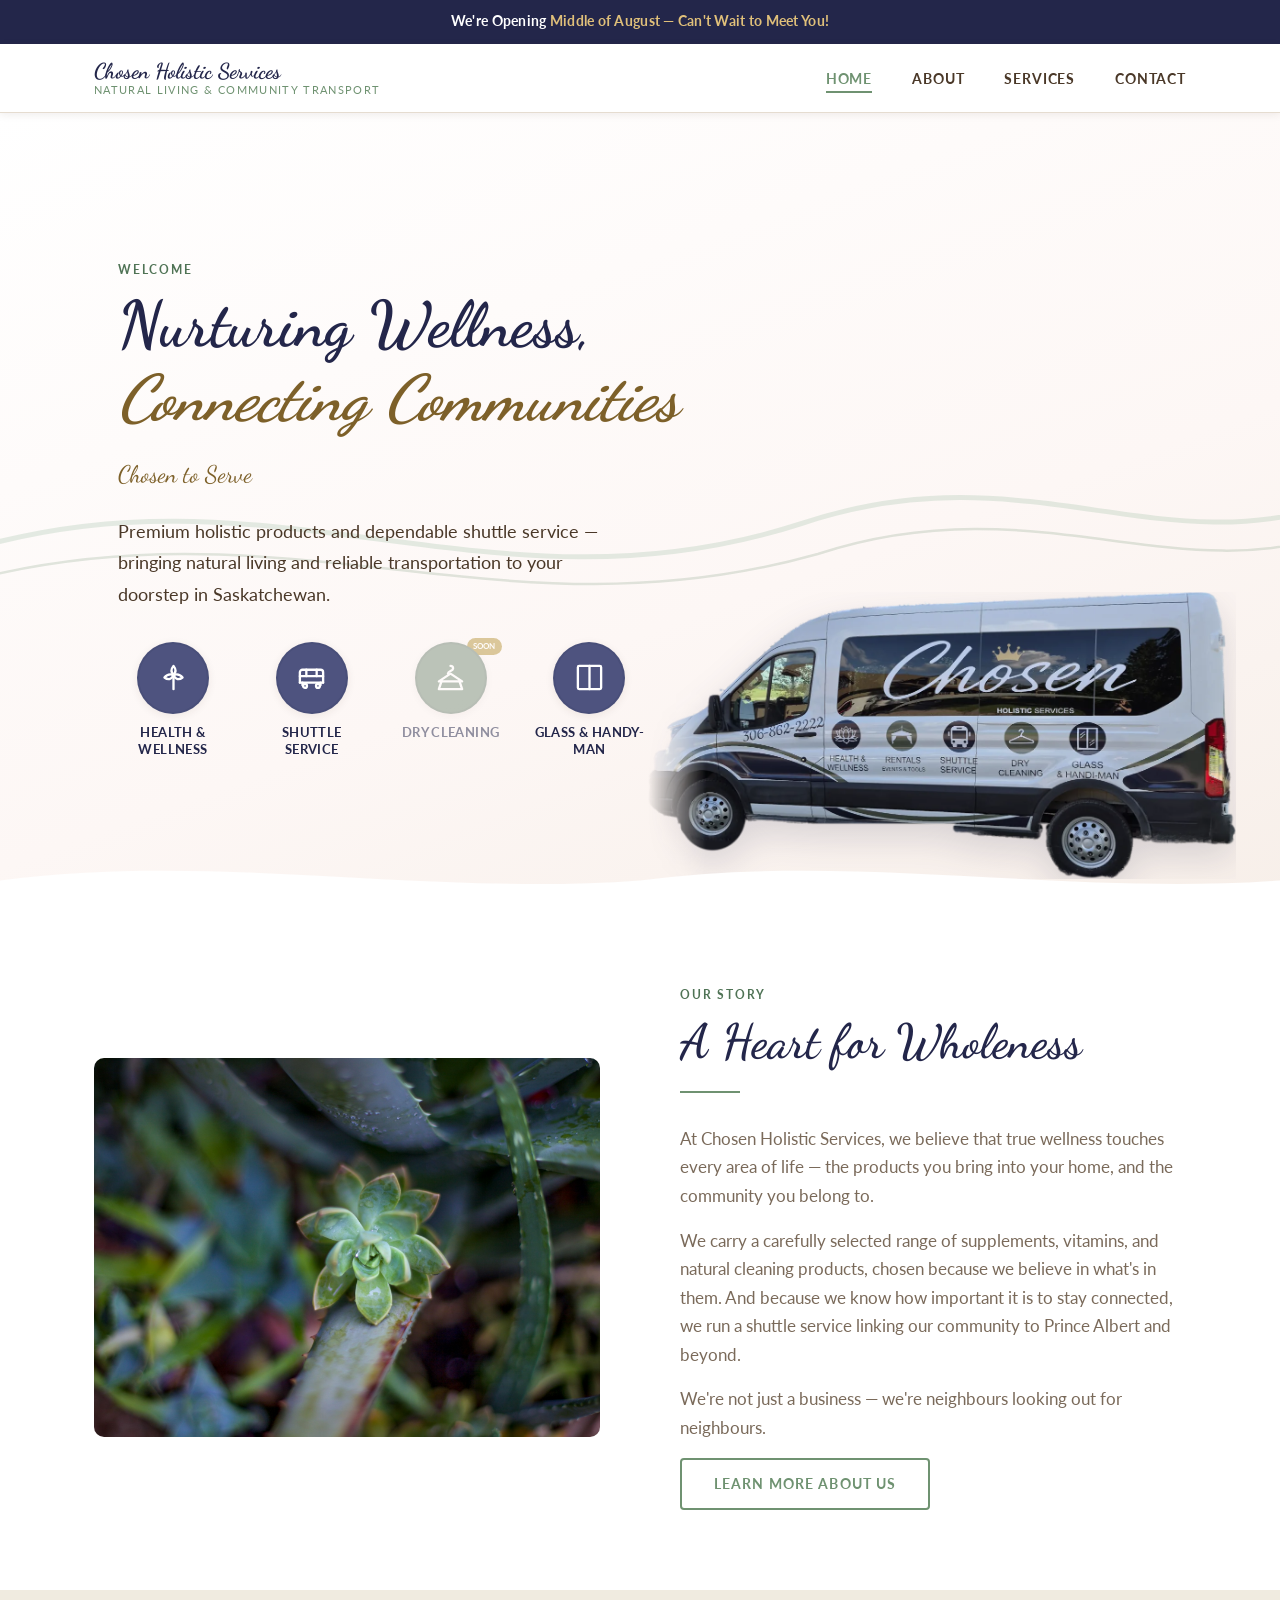
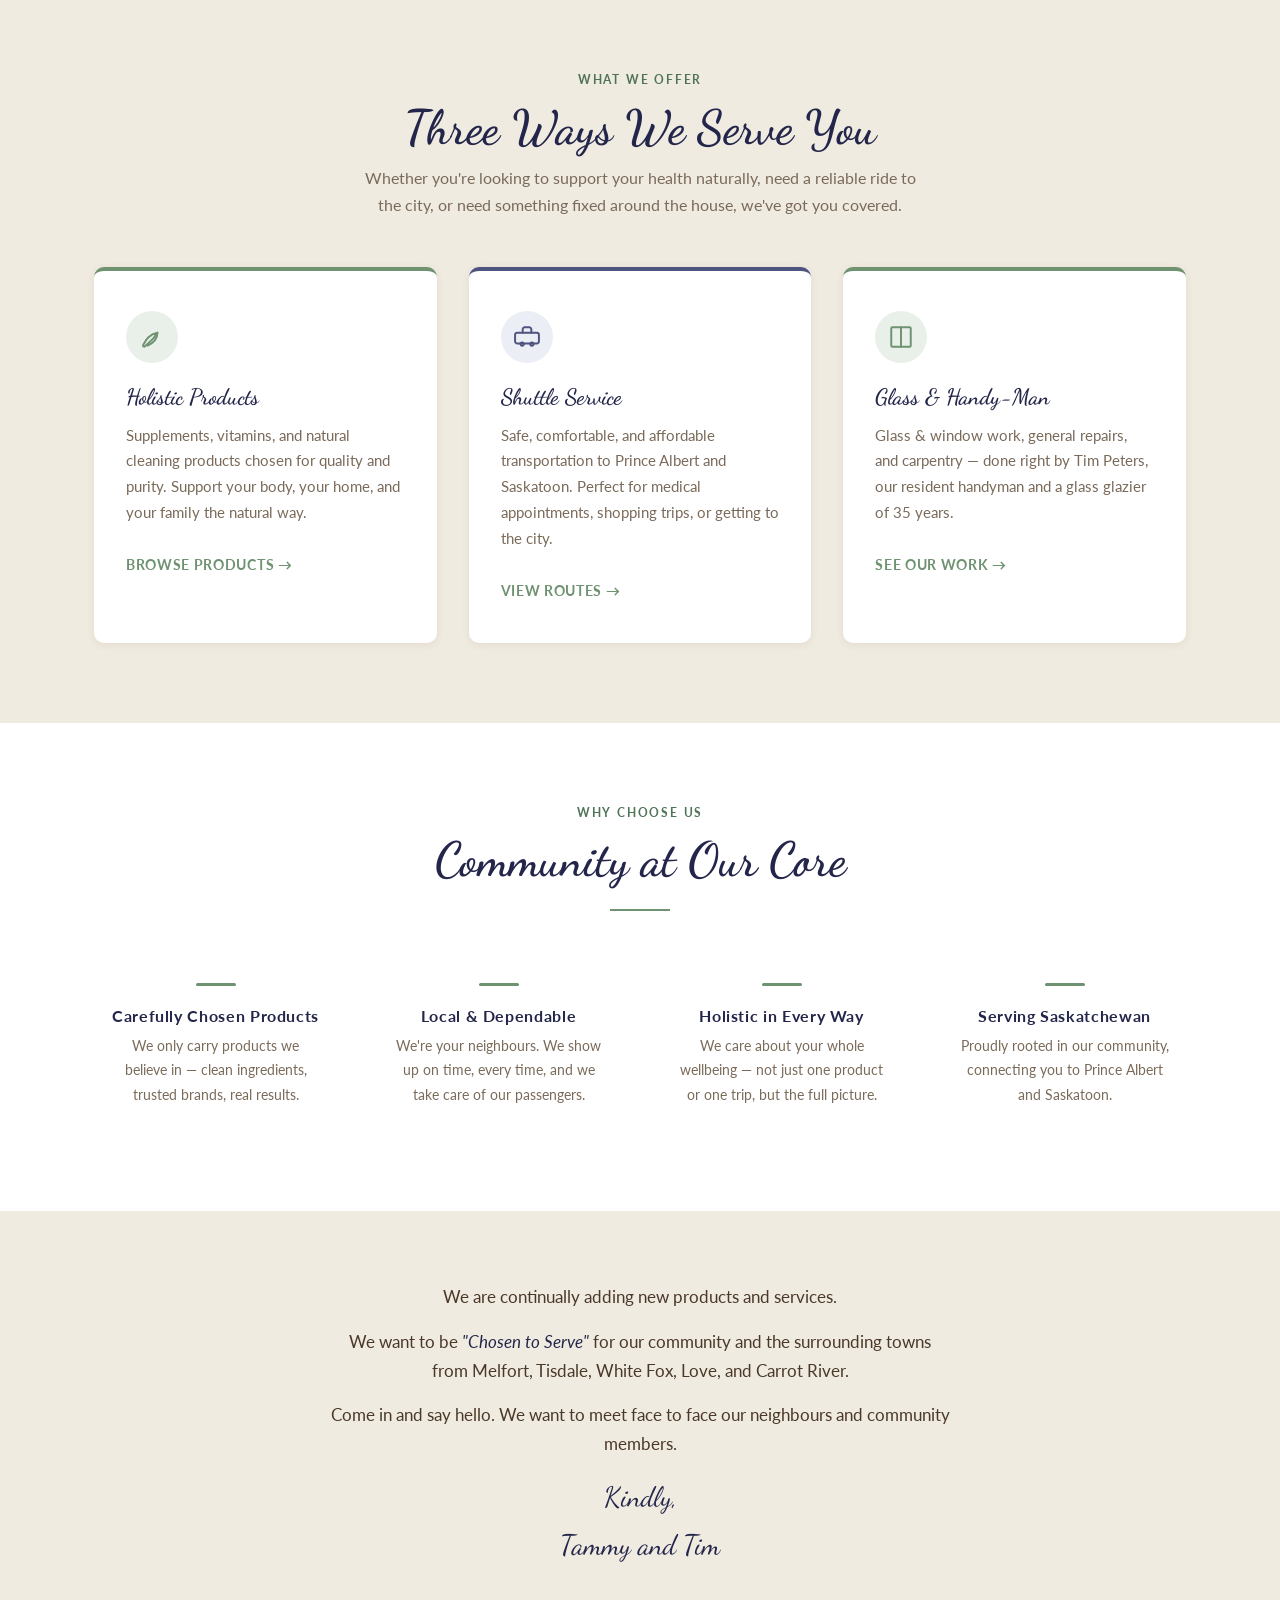
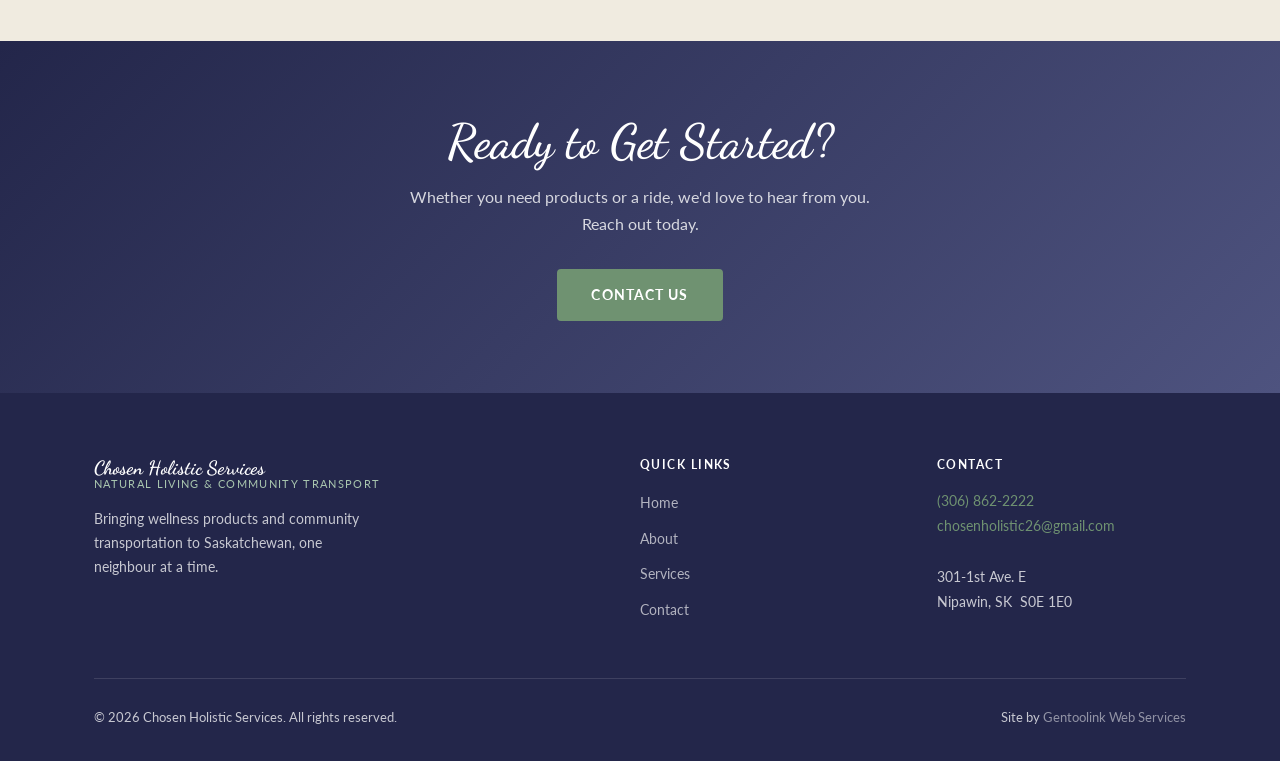
<file: index.html>
<!DOCTYPE html>
<html lang="en">
<head>
  <meta charset="UTF-8">
  <meta name="viewport" content="width=device-width, initial-scale=1.0">
  <title>Chosen Holistic Services — Natural Products & Shuttle Service</title>
  <link rel="icon" type="image/svg+xml" href="images/favicon.svg">
  <meta name="description" content="Chosen Holistic Services offers premium holistic products and reliable shuttle service from Nipawin, Melfort, Tisdale, White Fox, Love & Carrot River to Prince Albert and Saskatoon.">
  <meta property="og:type" content="website">
  <meta property="og:url" content="https://chosenholisticservices.com/">
  <meta property="og:title" content="Chosen Holistic Services — Natural Products & Shuttle Service">
  <meta property="og:description" content="Chosen Holistic Services offers premium holistic products and reliable shuttle service from Nipawin, Melfort, Tisdale, White Fox, Love & Carrot River to Prince Albert and Saskatoon.">
  <meta property="og:image" content="https://chosenholisticservices.com/images/van.webp">
  <meta name="twitter:card" content="summary_large_image">
  <meta name="twitter:title" content="Chosen Holistic Services — Natural Products & Shuttle Service">
  <meta name="twitter:description" content="Chosen Holistic Services offers premium holistic products and reliable shuttle service from Nipawin, Melfort, Tisdale, White Fox, Love & Carrot River to Prince Albert and Saskatoon.">
  <meta name="twitter:image" content="https://chosenholisticservices.com/images/van.webp">
  <link rel="stylesheet" href="css/style.css">
  <script type="application/ld+json">
  {
    "@context": "https://schema.org",
    "@type": "LocalBusiness",
    "@id": "https://chosenholisticservices.com/#business",
    "name": "Chosen Holistic Services",
    "alternateName": "Chosen to Serve",
    "url": "https://chosenholisticservices.com/",
    "image": "https://chosenholisticservices.com/images/van.webp",
    "telephone": "+13068622222",
    "email": "chosenholistic26@gmail.com",
    "priceRange": "$$",
    "openingHoursSpecification": [
      {
        "@type": "OpeningHoursSpecification",
        "dayOfWeek": ["Monday", "Tuesday", "Wednesday", "Thursday", "Friday"],
        "opens": "09:00",
        "closes": "17:30"
      },
      {
        "@type": "OpeningHoursSpecification",
        "dayOfWeek": "Saturday",
        "opens": "10:00",
        "closes": "16:00"
      }
    ],
    "address": {
      "@type": "PostalAddress",
      "streetAddress": "301-1st Ave. E",
      "addressLocality": "Nipawin",
      "addressRegion": "SK",
      "postalCode": "S0E 1E0",
      "addressCountry": "CA"
    },
    "areaServed": [
      { "@type": "City", "name": "Nipawin" },
      { "@type": "City", "name": "Melfort" },
      { "@type": "City", "name": "Tisdale" },
      { "@type": "City", "name": "White Fox" },
      { "@type": "City", "name": "Love" },
      { "@type": "City", "name": "Carrot River" },
      { "@type": "City", "name": "Prince Albert" },
      { "@type": "City", "name": "Saskatoon" }
    ],
    "makesOffer": [
      {
        "@type": "Offer",
        "itemOffered": {
          "@type": "Service",
          "name": "Holistic Products",
          "description": "Supplements, vitamins, and natural cleaning products chosen for quality and purity."
        }
      },
      {
        "@type": "Offer",
        "itemOffered": {
          "@type": "Service",
          "name": "Shuttle Service",
          "description": "Shuttle transportation linking Nipawin, Melfort, Tisdale, White Fox, Love, and Carrot River to Prince Albert and Saskatoon."
        }
      },
      {
        "@type": "Offer",
        "itemOffered": {
          "@type": "Service",
          "name": "Glass & Handy-Man",
          "description": "Glass and window work, general repairs, and carpentry, done by a 35-year glazier."
        }
      }
    ]
  }
  </script>
</head>
<body>

  <!-- TEMP: opening announcement — delete this whole div (and .announcement-bar in css/style.css) after opening day -->
  <div class="announcement-bar">
    <strong>We're Opening</strong> Middle of August — Can't Wait to Meet You!
  </div>

  <!-- ── Header ── -->
  <header class="site-header">
    <nav class="nav-inner">
      <a href="index.html" class="site-logo">
        <span class="logo-name">Chosen Holistic Services</span>
        <span class="logo-tagline">Natural Living &amp; Community Transport</span>
      </a>
      <div class="site-nav">
        <button class="nav-toggle" aria-label="Toggle menu" onclick="this.nextElementSibling.classList.toggle('open')">
          <span></span><span></span><span></span>
        </button>
        <ul>
          <li><a href="index.html" class="active">Home</a></li>
          <li><a href="about.html">About</a></li>
          <li><a href="services.html">Services</a></li>
          <li><a href="contact.html">Contact</a></li>
          <li class="nav-call">
            <a href="tel:13068622222">
              <svg viewBox="0 0 24 24" fill="none" stroke="currentColor" stroke-width="2" stroke-linecap="round" stroke-linejoin="round" aria-hidden="true"><path d="M22 16.92v3a2 2 0 0 1-2.18 2 19.79 19.79 0 0 1-8.63-3.07 19.5 19.5 0 0 1-6-6 19.79 19.79 0 0 1-3.07-8.67A2 2 0 0 1 4.11 2h3a2 2 0 0 1 2 1.72c.13.96.36 1.9.7 2.81a2 2 0 0 1-.45 2.11L8.09 9.91a16 16 0 0 0 6 6l1.27-1.27a2 2 0 0 1 2.11-.45c.9.34 1.85.57 2.81.7A2 2 0 0 1 22 16.92z"/></svg>
              Call (306) 862-2222
            </a>
          </li>
        </ul>
      </div>
    </nav>
  </header>

  <main>

    <!-- ── Hero ── -->
    <section class="hero hero-van">

      <!-- Olive swoosh accent, echoes the curved band on the van wrap -->
      <svg class="hero-swoosh" viewBox="0 0 1440 220" preserveAspectRatio="none" xmlns="http://www.w3.org/2000/svg" aria-hidden="true">
        <path d="M-50,140 C300,40 550,210 900,110 C1150,35 1300,150 1500,90"
          fill="none" stroke="var(--sage-light)" stroke-width="5" stroke-linecap="round"/>
        <path d="M-50,170 C320,80 560,230 920,140 C1160,70 1320,175 1500,120"
          fill="none" stroke="var(--sage)" stroke-width="2.5" stroke-linecap="round" opacity="0.7"/>
      </svg>

      <!-- Van photo, faded into the navy background on the right (hidden on smaller screens).
           Decorative: alt="" because the wrap's own text duplicates the hero copy. -->
      <div class="hero-van-photo-wrap" aria-hidden="true">
        <picture>
          <source type="image/webp" srcset="images/van.webp">
          <img class="hero-van-photo" src="images/van.png" alt="" width="1282" height="625" loading="eager">
        </picture>
      </div>

      <div class="hero-content">

        <span class="section-label">Welcome</span>
        <h1>Nurturing Wellness,<br><em>Connecting Communities</em></h1>
        <span class="hero-tagline">Chosen to Serve</span>
        <p>Premium holistic products and dependable shuttle service — bringing natural living and reliable transportation to your doorstep in Saskatchewan.</p>
        <!-- Circle icon submenu, echoes the van's service-icon row -->
        <div class="icon-submenu-grid">

          <a href="services.html#products" class="icon-submenu-item">
            <span class="icon-circle bg-navy">
              <svg viewBox="0 0 24 24" fill="none" stroke="#fff" stroke-width="1.8" stroke-linecap="round" stroke-linejoin="round">
                <path d="M12 3c2 2.5 2 5 0 7-2-2-2-4.5 0-7z"/>
                <path d="M12 10c3-1 5.5 0 7 2-2.5 2-5.5 2-7-2z"/>
                <path d="M12 10c-3-1-5.5 0-7 2 2.5 2 5.5 2 7-2z"/>
                <path d="M12 10v11"/>
              </svg>
            </span>
            <span class="icon-label">Health &amp; Wellness</span>
          </a>

          <a href="services.html#shuttle" class="icon-submenu-item">
            <span class="icon-circle bg-navy">
              <svg viewBox="0 0 24 24" fill="none" stroke="#fff" stroke-width="1.8" stroke-linecap="round" stroke-linejoin="round">
                <path d="M3 16V8a2 2 0 012-2h14a2 2 0 012 2v8"/>
                <path d="M3 16h18"/>
                <path d="M3 11h18"/>
                <path d="M8 6v5"/>
                <path d="M16 6v5"/>
                <path d="M5 16v2"/>
                <path d="M19 16v2"/>
                <circle cx="7" cy="18.5" r="1.5"/>
                <circle cx="17" cy="18.5" r="1.5"/>
              </svg>
            </span>
            <span class="icon-label">Shuttle Service</span>
          </a>

          <a href="#dry-cleaning" class="icon-submenu-item disabled" aria-disabled="true" title="Coming soon">
            <span class="coming-soon">Soon</span>
            <span class="icon-circle bg-sage">
              <svg viewBox="0 0 24 24" fill="none" stroke="#fff" stroke-width="1.8" stroke-linecap="round" stroke-linejoin="round">
                <path d="M12 3a2 2 0 012 2c0 1-1 1.5-2 2s-2 1-2 2"/>
                <path d="M12 9l-9 6h18l-9-6z"/>
                <path d="M5 15l-2 6h18l-2-6"/>
              </svg>
            </span>
            <span class="icon-label">Dry Cleaning</span>
          </a>

          <a href="services.html#handyman" class="icon-submenu-item">
            <span class="icon-circle bg-navy">
              <svg viewBox="0 0 24 24" fill="none" stroke="#fff" stroke-width="1.8" stroke-linecap="round" stroke-linejoin="round">
                <rect x="3" y="3" width="18" height="18" rx="1"/>
                <path d="M12 3v18"/>
              </svg>
            </span>
            <span class="icon-label">Glass &amp; Handy-Man</span>
          </a>

        </div>
      </div>

      <!-- Animated wave transition into next section -->
      <div class="hero-wave" aria-hidden="true">
        <svg viewBox="0 0 2880 80" xmlns="http://www.w3.org/2000/svg">
          <path fill="rgba(255,255,255,0.38)"
            d="M0,62 C240,32 480,76 720,62 C960,32 1200,76 1440,62
               C1680,32 1920,76 2160,62 C2400,32 2640,76 2880,62
               L2880,80 L0,80 Z"/>
          <path fill="white"
            d="M0,50 C240,18 480,68 720,50 C960,18 1200,68 1440,50
               C1680,18 1920,68 2160,50 C2400,18 2640,68 2880,50
               L2880,80 L0,80 Z"/>
        </svg>
      </div>

    </section>

    <!-- ── Welcome ── -->
    <section class="welcome-section">
      <div class="container">
        <div class="welcome-grid">
          <div class="welcome-image">
            <img src="images/tamara-malaniy-6BOWIPXEHHE-unsplash.jpg"
                 alt="Close-up of a dew-covered succulent growing among aloe leaves"
                 width="1920" height="1280" loading="lazy">
          </div>
          <div class="welcome-text">
            <span class="section-label">Our Story</span>
            <h2>A Heart for Wholeness</h2>
            <div class="divider divider-left"></div>
            <p>At Chosen Holistic Services, we believe that true wellness touches every area of life — the products you bring into your home, and the community you belong to.</p>
            <p>We carry a carefully selected range of supplements, vitamins, and natural cleaning products, chosen because we believe in what's in them. And because we know how important it is to stay connected, we run a shuttle service linking our community to Prince Albert and beyond.</p>
            <p>We're not just a business — we're neighbours looking out for neighbours.</p>
            <a href="about.html" class="btn btn-outline">Learn More About Us</a>
          </div>
        </div>
      </div>
    </section>

    <!-- ── Offerings ── -->
    <section class="offerings-section">
      <div class="container">
        <span class="section-label" style="text-align:center; display:block;">What We Offer</span>
        <h2>Three Ways We Serve You</h2>
        <p>Whether you're looking to support your health naturally, need a reliable ride to the city, or need something fixed around the house, we've got you covered.</p>
        <div class="card-grid">

          <div class="card">
            <div class="card-icon">
              <!-- Leaf icon -->
              <svg viewBox="0 0 24 24" fill="none" stroke="#6f9271" stroke-width="1.8" stroke-linecap="round" stroke-linejoin="round">
                <path d="M17 8C8 10 5.9 16.17 3.82 19.41a1 1 0 001.67 1.1C7.72 18.07 12.27 16 17 8z"/>
                <path d="M17 8c0 5-3 9-9 12"/>
              </svg>
            </div>
            <h3>Holistic Products</h3>
            <p>Supplements, vitamins, and natural cleaning products chosen for quality and purity. Support your body, your home, and your family the natural way.</p>
            <a href="services.html#products">Browse Products &rarr;</a>
          </div>

          <div class="card card-warm">
            <div class="card-icon">
              <!-- Van / transport icon -->
              <svg viewBox="0 0 24 24" fill="none" stroke="#4E537F" stroke-width="1.8" stroke-linecap="round" stroke-linejoin="round">
                <rect x="1" y="8" width="22" height="10" rx="2" ry="2"/>
                <path d="M16 8V5a2 2 0 00-2-2h-4a2 2 0 00-2 2v3"/>
                <circle cx="7.5" cy="18.5" r="1.5"/>
                <circle cx="16.5" cy="18.5" r="1.5"/>
              </svg>
            </div>
            <h3>Shuttle Service</h3>
            <p>Safe, comfortable, and affordable transportation to Prince Albert and Saskatoon. Perfect for medical appointments, shopping trips, or getting to the city.</p>
            <a href="services.html#shuttle">View Routes &rarr;</a>
          </div>

          <div class="card">
            <div class="card-icon">
              <!-- Glass / window icon -->
              <svg viewBox="0 0 24 24" fill="none" stroke="#6f9271" stroke-width="1.8" stroke-linecap="round" stroke-linejoin="round">
                <rect x="3" y="3" width="18" height="18" rx="1"/>
                <path d="M12 3v18"/>
              </svg>
            </div>
            <h3>Glass &amp; Handy-Man</h3>
            <p>Glass &amp; window work, general repairs, and carpentry — done right by Tim Peters, our resident handyman and a glass glazier of 35 years.</p>
            <a href="services.html#handyman">See Our Work &rarr;</a>
          </div>

        </div>
      </div>
    </section>

    <!-- ── Why Us ── -->
    <section class="why-section">
      <div class="container">
        <span class="section-label" style="text-align:center; display:block;">Why Choose Us</span>
        <h2>Community at Our Core</h2>
        <div class="divider"></div>
        <div class="pillars-grid">
          <div class="pillar">
            <div class="pillar-line"></div>
            <h4>Carefully Chosen Products</h4>
            <p>We only carry products we believe in — clean ingredients, trusted brands, real results.</p>
          </div>
          <div class="pillar">
            <div class="pillar-line"></div>
            <h4>Local &amp; Dependable</h4>
            <p>We're your neighbours. We show up on time, every time, and we take care of our passengers.</p>
          </div>
          <div class="pillar">
            <div class="pillar-line"></div>
            <h4>Holistic in Every Way</h4>
            <p>We care about your whole wellbeing — not just one product or one trip, but the full picture.</p>
          </div>
          <div class="pillar">
            <div class="pillar-line"></div>
            <h4>Serving Saskatchewan</h4>
            <p>Proudly rooted in our community, connecting you to Prince Albert and Saskatoon.</p>
          </div>
        </div>
      </div>
    </section>

    <!-- ── Owner Note ── -->
    <section class="owner-note">
      <div class="container">
        <div class="owner-note-box">
          <p>We are continually adding new products and services.</p>
          <p>We want to be <em>"Chosen to Serve"</em> for our community and the surrounding towns from Melfort, Tisdale, White Fox, Love, and Carrot River.</p>
          <p>Come in and say hello. We want to meet face to face our neighbours and community members.</p>
          <span class="owner-note-signature">Kindly,<br>Tammy and Tim</span>
        </div>
      </div>
    </section>

    <!-- ── CTA ── -->
    <section class="cta-strip">
      <div class="container">
        <h2>Ready to Get Started?</h2>
        <p>Whether you need products or a ride, we'd love to hear from you. Reach out today.</p>
        <a href="contact.html" class="btn btn-warm">Contact Us</a>
      </div>
    </section>

  </main>

  <!-- ── Footer ── -->
  <footer class="site-footer">
    <div class="container">
      <div class="footer-inner">
        <div class="footer-brand">
          <div class="site-logo">
            <span class="logo-name">Chosen Holistic Services</span>
            <span class="logo-tagline">Natural Living &amp; Community Transport</span>
          </div>
          <p>Bringing wellness products and community transportation to Saskatchewan, one neighbour at a time.</p>
        </div>
        <div class="footer-col">
          <h4>Quick Links</h4>
          <ul>
            <li><a href="index.html">Home</a></li>
            <li><a href="about.html">About</a></li>
            <li><a href="services.html">Services</a></li>
            <li><a href="contact.html">Contact</a></li>
          </ul>
        </div>
        <div class="footer-col">
          <h4>Contact</h4>
          <address>
            <a href="tel:13068622222">(306) 862-2222</a><br>
            <a href="mailto:chosenholistic26@gmail.com">chosenholistic26@gmail.com</a><br>
            <br>
            301-1st Ave. E<br>
            Nipawin, SK &nbsp;S0E 1E0
          </address>
        </div>
      </div>
      <div class="footer-bottom">
        <span>&copy; 2026 Chosen Holistic Services. All rights reserved.</span>
        <span>Site by <a href="https://gentoolinkwebservices.com" target="_blank">Gentoolink Web Services</a></span>
      </div>
    </div>
  </footer>

</body>
</html>
</file>
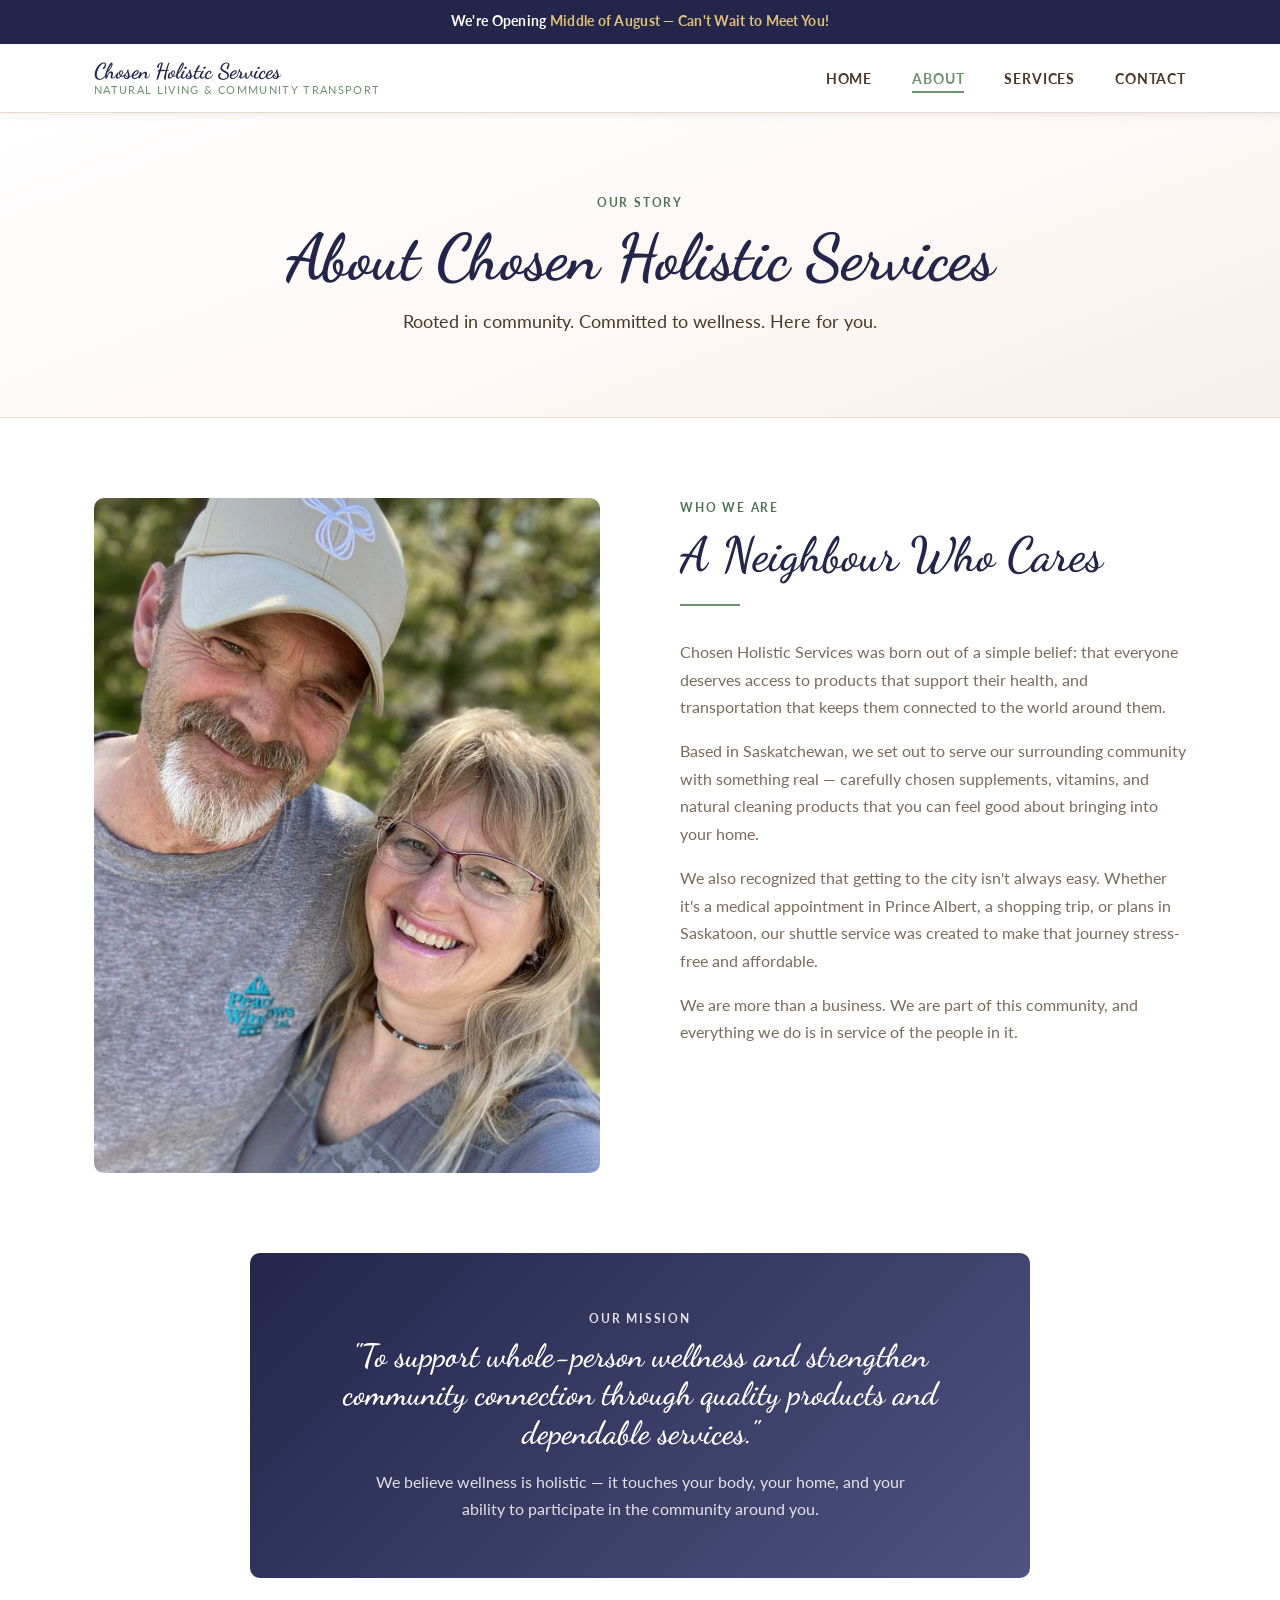
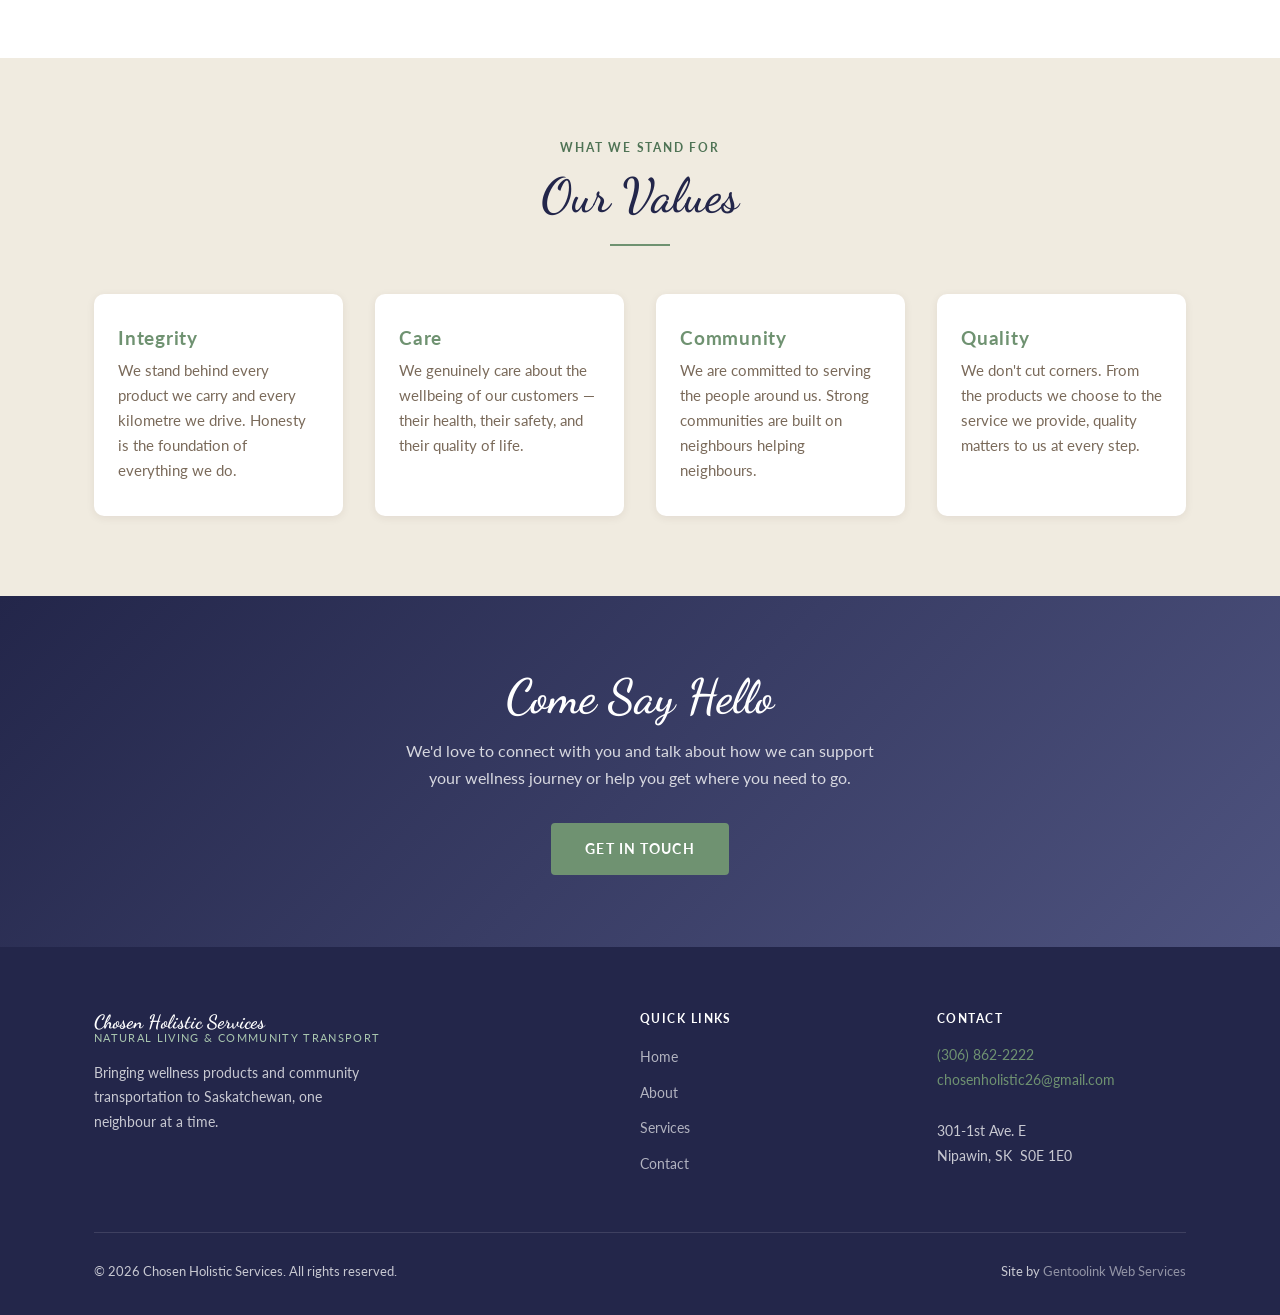
<file: about.html>
<!DOCTYPE html>
<html lang="en">
<head>
  <meta charset="UTF-8">
  <meta name="viewport" content="width=device-width, initial-scale=1.0">
  <title>About — Chosen Holistic Services</title>
  <link rel="icon" type="image/svg+xml" href="images/favicon.svg">
  <meta name="description" content="Learn about Chosen Holistic Services — our story, our mission, and our commitment to natural wellness and community in Saskatchewan.">
  <meta property="og:type" content="website">
  <meta property="og:url" content="https://chosenholisticservices.com/about.html">
  <meta property="og:title" content="About — Chosen Holistic Services">
  <meta property="og:description" content="Learn about Chosen Holistic Services — our story, our mission, and our commitment to natural wellness and community in Saskatchewan.">
  <meta property="og:image" content="https://chosenholisticservices.com/images/van.webp">
  <meta name="twitter:card" content="summary_large_image">
  <meta name="twitter:title" content="About — Chosen Holistic Services">
  <meta name="twitter:description" content="Learn about Chosen Holistic Services — our story, our mission, and our commitment to natural wellness and community in Saskatchewan.">
  <meta name="twitter:image" content="https://chosenholisticservices.com/images/van.webp">
  <link rel="stylesheet" href="css/style.css">
  <script type="application/ld+json">
  {
    "@context": "https://schema.org",
    "@type": "LocalBusiness",
    "@id": "https://chosenholisticservices.com/#business",
    "name": "Chosen Holistic Services",
    "alternateName": "Chosen to Serve",
    "url": "https://chosenholisticservices.com/",
    "image": "https://chosenholisticservices.com/images/van.webp",
    "telephone": "+13068622222",
    "email": "chosenholistic26@gmail.com",
    "priceRange": "$$",
    "openingHoursSpecification": [
      {
        "@type": "OpeningHoursSpecification",
        "dayOfWeek": ["Monday", "Tuesday", "Wednesday", "Thursday", "Friday"],
        "opens": "09:00",
        "closes": "17:30"
      },
      {
        "@type": "OpeningHoursSpecification",
        "dayOfWeek": "Saturday",
        "opens": "10:00",
        "closes": "16:00"
      }
    ],
    "address": {
      "@type": "PostalAddress",
      "streetAddress": "301-1st Ave. E",
      "addressLocality": "Nipawin",
      "addressRegion": "SK",
      "postalCode": "S0E 1E0",
      "addressCountry": "CA"
    },
    "areaServed": [
      { "@type": "City", "name": "Nipawin" },
      { "@type": "City", "name": "Melfort" },
      { "@type": "City", "name": "Tisdale" },
      { "@type": "City", "name": "White Fox" },
      { "@type": "City", "name": "Love" },
      { "@type": "City", "name": "Carrot River" },
      { "@type": "City", "name": "Prince Albert" },
      { "@type": "City", "name": "Saskatoon" }
    ],
    "makesOffer": [
      {
        "@type": "Offer",
        "itemOffered": {
          "@type": "Service",
          "name": "Holistic Products",
          "description": "Supplements, vitamins, and natural cleaning products chosen for quality and purity."
        }
      },
      {
        "@type": "Offer",
        "itemOffered": {
          "@type": "Service",
          "name": "Shuttle Service",
          "description": "Shuttle transportation linking Nipawin, Melfort, Tisdale, White Fox, Love, and Carrot River to Prince Albert and Saskatoon."
        }
      },
      {
        "@type": "Offer",
        "itemOffered": {
          "@type": "Service",
          "name": "Glass & Handy-Man",
          "description": "Glass and window work, general repairs, and carpentry, done by a 35-year glazier."
        }
      }
    ]
  }
  </script>
</head>
<body>

  <!-- TEMP: opening announcement — delete this whole div (and .announcement-bar in css/style.css) after opening day -->
  <div class="announcement-bar">
    <strong>We're Opening</strong> Middle of August — Can't Wait to Meet You!
  </div>

  <!-- ── Header ── -->
  <header class="site-header">
    <nav class="nav-inner">
      <a href="index.html" class="site-logo">
        <span class="logo-name">Chosen Holistic Services</span>
        <span class="logo-tagline">Natural Living &amp; Community Transport</span>
      </a>
      <div class="site-nav">
        <button class="nav-toggle" aria-label="Toggle menu" onclick="this.nextElementSibling.classList.toggle('open')">
          <span></span><span></span><span></span>
        </button>
        <ul>
          <li><a href="index.html">Home</a></li>
          <li><a href="about.html" class="active">About</a></li>
          <li><a href="services.html">Services</a></li>
          <li><a href="contact.html">Contact</a></li>
          <li class="nav-call">
            <a href="tel:13068622222">
              <svg viewBox="0 0 24 24" fill="none" stroke="currentColor" stroke-width="2" stroke-linecap="round" stroke-linejoin="round" aria-hidden="true"><path d="M22 16.92v3a2 2 0 0 1-2.18 2 19.79 19.79 0 0 1-8.63-3.07 19.5 19.5 0 0 1-6-6 19.79 19.79 0 0 1-3.07-8.67A2 2 0 0 1 4.11 2h3a2 2 0 0 1 2 1.72c.13.96.36 1.9.7 2.81a2 2 0 0 1-.45 2.11L8.09 9.91a16 16 0 0 0 6 6l1.27-1.27a2 2 0 0 1 2.11-.45c.9.34 1.85.57 2.81.7A2 2 0 0 1 22 16.92z"/></svg>
              Call (306) 862-2222
            </a>
          </li>
        </ul>
      </div>
    </nav>
  </header>

  <main>

    <!-- ── Page Hero ── -->
    <section class="page-hero">
      <span class="section-label">Our Story</span>
      <h1>About Chosen Holistic Services</h1>
      <p>Rooted in community. Committed to wellness. Here for you.</p>
    </section>

    <!-- ── Story Section ── -->
    <section class="about-story">
      <div class="container">
        <div class="about-grid">
          <div class="about-image">
            <img src="images/tim-and-tammy.webp"
                 alt="Tim and Tammy, owners of Chosen Holistic Services, smiling together outdoors"
                 width="2316" height="3088" loading="lazy">
          </div>
          <div class="about-text">
            <span class="section-label">Who We Are</span>
            <h2>A Neighbour Who Cares</h2>
            <div class="divider divider-left"></div>
            <p>Chosen Holistic Services was born out of a simple belief: that everyone deserves access to products that support their health, and transportation that keeps them connected to the world around them.</p>
            <p>Based in Saskatchewan, we set out to serve our surrounding community with something real — carefully chosen supplements, vitamins, and natural cleaning products that you can feel good about bringing into your home.</p>
            <p>We also recognized that getting to the city isn't always easy. Whether it's a medical appointment in Prince Albert, a shopping trip, or plans in Saskatoon, our shuttle service was created to make that journey stress-free and affordable.</p>
            <p>We are more than a business. We are part of this community, and everything we do is in service of the people in it.</p>
          </div>
        </div>
      </div>
    </section>

    <!-- ── Mission ── -->
    <section style="background: var(--white); padding: 0 0 5rem;">
      <div class="container">
        <div style="background: linear-gradient(135deg, var(--navy-dark) 0%, var(--navy-mid) 100%); border-radius: var(--radius-lg); padding: 3.5rem; text-align: center; max-width: 780px; margin: 0 auto;">
          <span class="section-label" style="color: rgba(255,255,255,0.85);">Our Mission</span>
          <h2 style="color: #fff; font-size: clamp(1.4rem, 3vw, 2rem); margin-bottom: 1rem;">"To support whole-person wellness and strengthen community connection through quality products and dependable services."</h2>
          <p style="color: rgba(255,255,255,0.85); max-width: 540px; margin: 0 auto;">We believe wellness is holistic — it touches your body, your home, and your ability to participate in the community around you.</p>
        </div>
      </div>
    </section>

    <!-- ── Values ── -->
    <section class="about-values">
      <div class="container">
        <span class="section-label" style="display:block; text-align:center;">What We Stand For</span>
        <h2>Our Values</h2>
        <div class="divider"></div>
        <div class="values-grid">
          <div class="value-card">
            <h4>Integrity</h4>
            <p>We stand behind every product we carry and every kilometre we drive. Honesty is the foundation of everything we do.</p>
          </div>
          <div class="value-card">
            <h4>Care</h4>
            <p>We genuinely care about the wellbeing of our customers — their health, their safety, and their quality of life.</p>
          </div>
          <div class="value-card">
            <h4>Community</h4>
            <p>We are committed to serving the people around us. Strong communities are built on neighbours helping neighbours.</p>
          </div>
          <div class="value-card">
            <h4>Quality</h4>
            <p>We don't cut corners. From the products we choose to the service we provide, quality matters to us at every step.</p>
          </div>
        </div>
      </div>
    </section>

    <!-- ── CTA ── -->
    <section class="cta-strip">
      <div class="container">
        <h2>Come Say Hello</h2>
        <p>We'd love to connect with you and talk about how we can support your wellness journey or help you get where you need to go.</p>
        <a href="contact.html" class="btn btn-warm">Get in Touch</a>
      </div>
    </section>

  </main>

  <!-- ── Footer ── -->
  <footer class="site-footer">
    <div class="container">
      <div class="footer-inner">
        <div class="footer-brand">
          <div class="site-logo">
            <span class="logo-name">Chosen Holistic Services</span>
            <span class="logo-tagline">Natural Living &amp; Community Transport</span>
          </div>
          <p>Bringing wellness products and community transportation to Saskatchewan, one neighbour at a time.</p>
        </div>
        <div class="footer-col">
          <h4>Quick Links</h4>
          <ul>
            <li><a href="index.html">Home</a></li>
            <li><a href="about.html">About</a></li>
            <li><a href="services.html">Services</a></li>
            <li><a href="contact.html">Contact</a></li>
          </ul>
        </div>
        <div class="footer-col">
          <h4>Contact</h4>
          <address>
            <a href="tel:13068622222">(306) 862-2222</a><br>
            <a href="mailto:chosenholistic26@gmail.com">chosenholistic26@gmail.com</a><br>
            <br>
            301-1st Ave. E<br>
            Nipawin, SK &nbsp;S0E 1E0
          </address>
        </div>
      </div>
      <div class="footer-bottom">
        <span>&copy; 2026 Chosen Holistic Services. All rights reserved.</span>
        <span>Site by <a href="https://gentoolinkwebservices.com" target="_blank">Gentoolink Web Services</a></span>
      </div>
    </div>
  </footer>

</body>
</html>
</file>
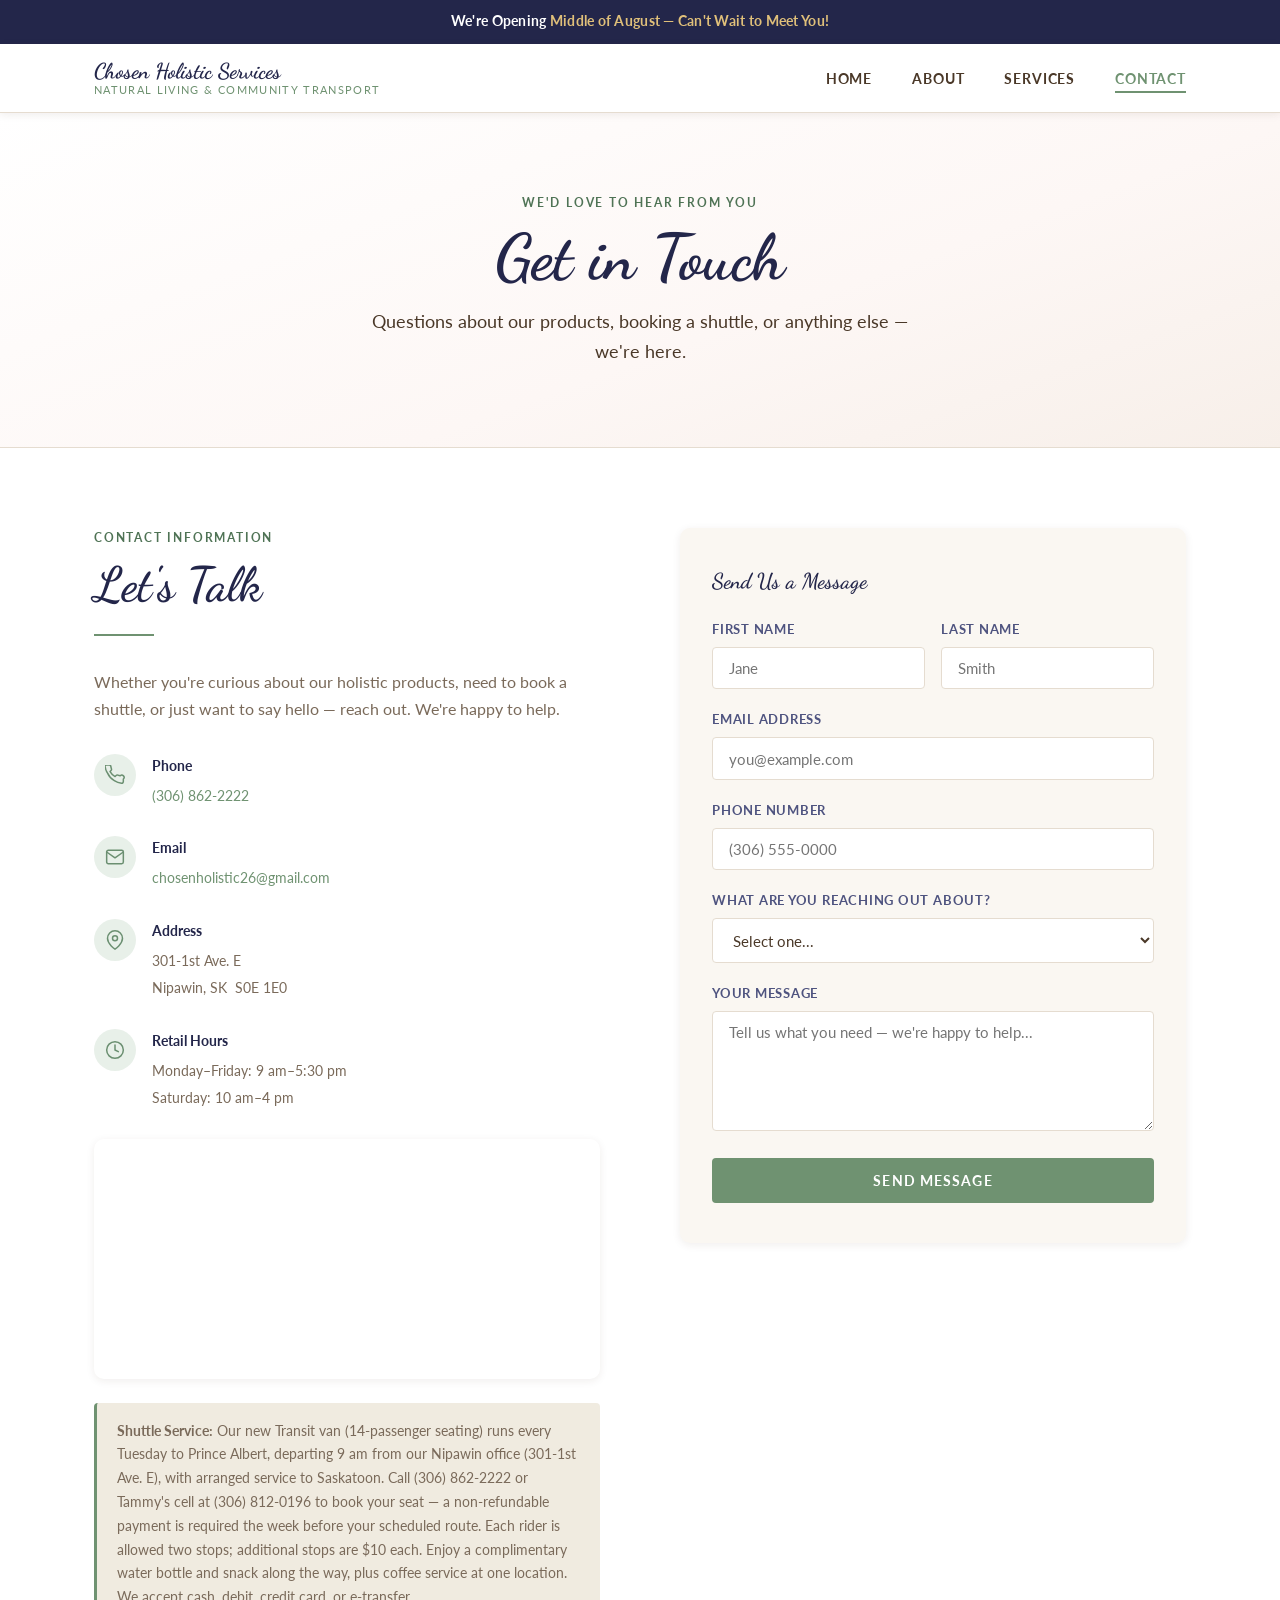
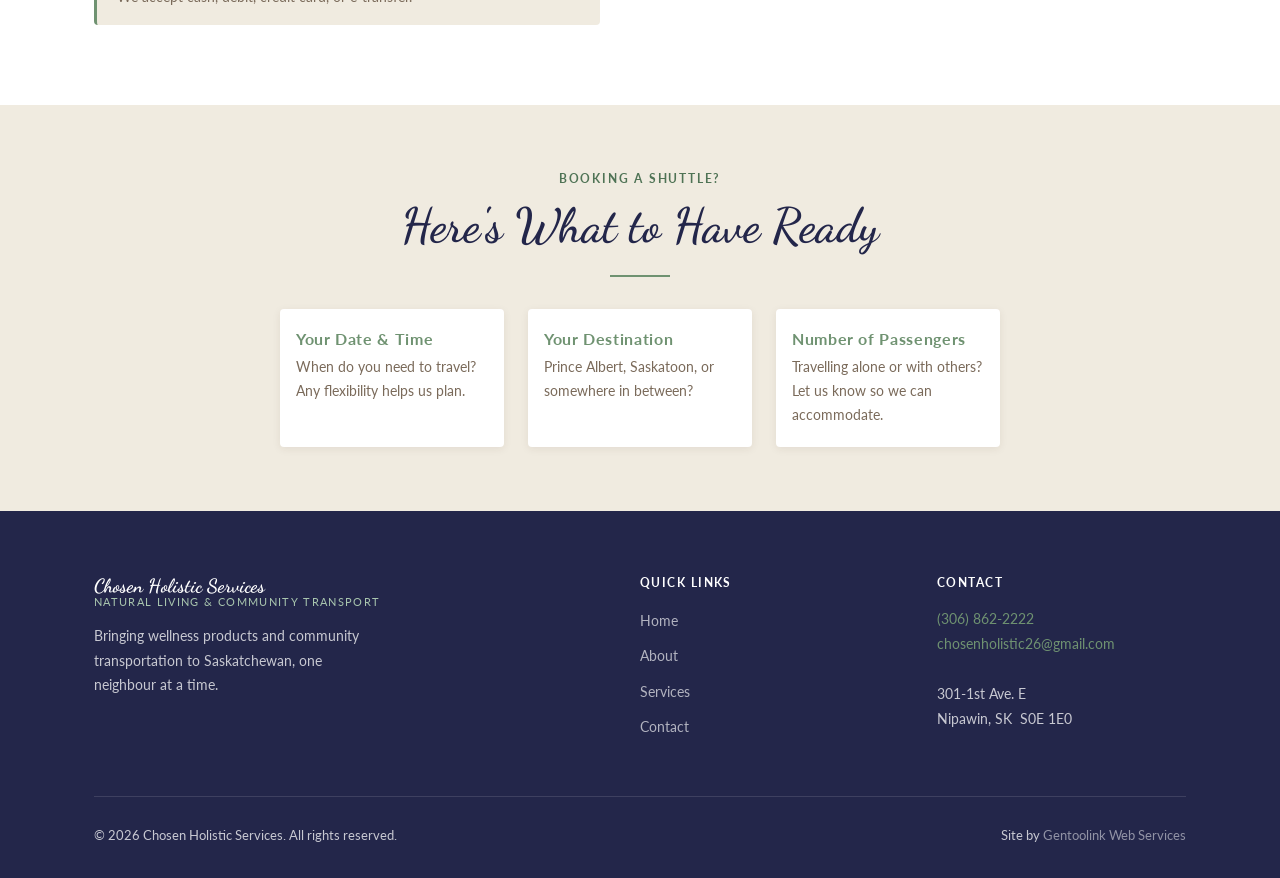
<file: contact.html>
<!DOCTYPE html>
<html lang="en">
<head>
  <meta charset="UTF-8">
  <meta name="viewport" content="width=device-width, initial-scale=1.0">
  <title>Contact — Chosen Holistic Services</title>
  <link rel="icon" type="image/svg+xml" href="images/favicon.svg">
  <meta name="description" content="Get in touch with Chosen Holistic Services — questions about our products or booking a shuttle from Nipawin, Melfort, Tisdale, White Fox, Love & Carrot River to Prince Albert or Saskatoon.">
  <meta property="og:type" content="website">
  <meta property="og:url" content="https://chosenholisticservices.com/contact.html">
  <meta property="og:title" content="Contact — Chosen Holistic Services">
  <meta property="og:description" content="Get in touch with Chosen Holistic Services — questions about our products or booking a shuttle from Nipawin, Melfort, Tisdale, White Fox, Love & Carrot River to Prince Albert or Saskatoon.">
  <meta property="og:image" content="https://chosenholisticservices.com/images/van.webp">
  <meta name="twitter:card" content="summary_large_image">
  <meta name="twitter:title" content="Contact — Chosen Holistic Services">
  <meta name="twitter:description" content="Get in touch with Chosen Holistic Services — questions about our products or booking a shuttle from Nipawin, Melfort, Tisdale, White Fox, Love & Carrot River to Prince Albert or Saskatoon.">
  <meta name="twitter:image" content="https://chosenholisticservices.com/images/van.webp">
  <link rel="stylesheet" href="css/style.css">
  <script type="application/ld+json">
  {
    "@context": "https://schema.org",
    "@type": "LocalBusiness",
    "@id": "https://chosenholisticservices.com/#business",
    "name": "Chosen Holistic Services",
    "alternateName": "Chosen to Serve",
    "url": "https://chosenholisticservices.com/",
    "image": "https://chosenholisticservices.com/images/van.webp",
    "telephone": "+13068622222",
    "email": "chosenholistic26@gmail.com",
    "priceRange": "$$",
    "openingHoursSpecification": [
      {
        "@type": "OpeningHoursSpecification",
        "dayOfWeek": ["Monday", "Tuesday", "Wednesday", "Thursday", "Friday"],
        "opens": "09:00",
        "closes": "17:30"
      },
      {
        "@type": "OpeningHoursSpecification",
        "dayOfWeek": "Saturday",
        "opens": "10:00",
        "closes": "16:00"
      }
    ],
    "address": {
      "@type": "PostalAddress",
      "streetAddress": "301-1st Ave. E",
      "addressLocality": "Nipawin",
      "addressRegion": "SK",
      "postalCode": "S0E 1E0",
      "addressCountry": "CA"
    },
    "areaServed": [
      { "@type": "City", "name": "Nipawin" },
      { "@type": "City", "name": "Melfort" },
      { "@type": "City", "name": "Tisdale" },
      { "@type": "City", "name": "White Fox" },
      { "@type": "City", "name": "Love" },
      { "@type": "City", "name": "Carrot River" },
      { "@type": "City", "name": "Prince Albert" },
      { "@type": "City", "name": "Saskatoon" }
    ],
    "makesOffer": [
      {
        "@type": "Offer",
        "itemOffered": {
          "@type": "Service",
          "name": "Holistic Products",
          "description": "Supplements, vitamins, and natural cleaning products chosen for quality and purity."
        }
      },
      {
        "@type": "Offer",
        "itemOffered": {
          "@type": "Service",
          "name": "Shuttle Service",
          "description": "Shuttle transportation linking Nipawin, Melfort, Tisdale, White Fox, Love, and Carrot River to Prince Albert and Saskatoon."
        }
      },
      {
        "@type": "Offer",
        "itemOffered": {
          "@type": "Service",
          "name": "Glass & Handy-Man",
          "description": "Glass and window work, general repairs, and carpentry, done by a 35-year glazier."
        }
      }
    ]
  }
  </script>
</head>
<body>

  <!-- TEMP: opening announcement — delete this whole div (and .announcement-bar in css/style.css) after opening day -->
  <div class="announcement-bar">
    <strong>We're Opening</strong> Middle of August — Can't Wait to Meet You!
  </div>

  <!-- ── Header ── -->
  <header class="site-header">
    <nav class="nav-inner">
      <a href="index.html" class="site-logo">
        <span class="logo-name">Chosen Holistic Services</span>
        <span class="logo-tagline">Natural Living &amp; Community Transport</span>
      </a>
      <div class="site-nav">
        <button class="nav-toggle" aria-label="Toggle menu" onclick="this.nextElementSibling.classList.toggle('open')">
          <span></span><span></span><span></span>
        </button>
        <ul>
          <li><a href="index.html">Home</a></li>
          <li><a href="about.html">About</a></li>
          <li><a href="services.html">Services</a></li>
          <li><a href="contact.html" class="active">Contact</a></li>
          <li class="nav-call">
            <a href="tel:13068622222">
              <svg viewBox="0 0 24 24" fill="none" stroke="currentColor" stroke-width="2" stroke-linecap="round" stroke-linejoin="round" aria-hidden="true"><path d="M22 16.92v3a2 2 0 0 1-2.18 2 19.79 19.79 0 0 1-8.63-3.07 19.5 19.5 0 0 1-6-6 19.79 19.79 0 0 1-3.07-8.67A2 2 0 0 1 4.11 2h3a2 2 0 0 1 2 1.72c.13.96.36 1.9.7 2.81a2 2 0 0 1-.45 2.11L8.09 9.91a16 16 0 0 0 6 6l1.27-1.27a2 2 0 0 1 2.11-.45c.9.34 1.85.57 2.81.7A2 2 0 0 1 22 16.92z"/></svg>
              Call (306) 862-2222
            </a>
          </li>
        </ul>
      </div>
    </nav>
  </header>

  <main>

    <!-- ── Page Hero ── -->
    <section class="page-hero">
      <span class="section-label">We'd Love to Hear From You</span>
      <h1>Get in Touch</h1>
      <p>Questions about our products, booking a shuttle, or anything else — we're here.</p>
    </section>

    <!-- ── Contact Section ── -->
    <section class="contact-section">
      <div class="container">
        <div class="contact-layout">

          <!-- Info Column -->
          <div class="contact-info">
            <span class="section-label">Contact Information</span>
            <h2>Let's Talk</h2>
            <div class="divider divider-left"></div>
            <p>Whether you're curious about our holistic products, need to book a shuttle, or just want to say hello — reach out. We're happy to help.</p>

            <div class="info-item">
              <div class="info-icon">
                <svg viewBox="0 0 24 24" fill="none" stroke="#6b8f71" stroke-width="1.8" stroke-linecap="round" stroke-linejoin="round">
                  <path d="M22 16.92v3a2 2 0 01-2.18 2 19.79 19.79 0 01-8.63-3.07A19.5 19.5 0 013.07 9.81 19.79 19.79 0 01.0 1.18 2 2 0 012 0h3a2 2 0 012 1.72 12.84 12.84 0 00.7 2.81 2 2 0 01-.45 2.11L6.09 7.91a16 16 0 006 6l1.27-1.27a2 2 0 012.11-.45 12.84 12.84 0 002.81.7A2 2 0 0122 16.92z"/>
                </svg>
              </div>
              <div class="info-text">
                <strong>Phone</strong>
                <span><a href="tel:13068622222">(306) 862-2222</a></span>
              </div>
            </div>

            <div class="info-item">
              <div class="info-icon">
                <svg viewBox="0 0 24 24" fill="none" stroke="#6b8f71" stroke-width="1.8" stroke-linecap="round" stroke-linejoin="round">
                  <path d="M4 4h16c1.1 0 2 .9 2 2v12c0 1.1-.9 2-2 2H4c-1.1 0-2-.9-2-2V6c0-1.1.9-2 2-2z"/>
                  <polyline points="22,6 12,13 2,6"/>
                </svg>
              </div>
              <div class="info-text">
                <strong>Email</strong>
                <span><a href="mailto:chosenholistic26@gmail.com">chosenholistic26@gmail.com</a></span>
              </div>
            </div>

            <div class="info-item">
              <div class="info-icon">
                <svg viewBox="0 0 24 24" fill="none" stroke="#6b8f71" stroke-width="1.8" stroke-linecap="round" stroke-linejoin="round">
                  <path d="M21 10c0 7-9 13-9 13s-9-6-9-13a9 9 0 0118 0z"/>
                  <circle cx="12" cy="10" r="3"/>
                </svg>
              </div>
              <div class="info-text">
                <strong>Address</strong>
                <span>301-1st Ave. E<br>Nipawin, SK &nbsp;S0E 1E0</span>
              </div>
            </div>

            <div class="info-item">
              <div class="info-icon">
                <svg viewBox="0 0 24 24" fill="none" stroke="#6b8f71" stroke-width="1.8" stroke-linecap="round" stroke-linejoin="round">
                  <circle cx="12" cy="12" r="10"/>
                  <polyline points="12,6 12,12 16,14"/>
                </svg>
              </div>
              <div class="info-text">
                <strong>Retail Hours</strong>
                <span>Monday&ndash;Friday: 9&nbsp;am&ndash;5:30&nbsp;pm<br>Saturday: 10&nbsp;am&ndash;4&nbsp;pm</span>
              </div>
            </div>

            <!-- Google Map -->
            <div style="margin-top: 1.5rem; border-radius: var(--radius-lg); overflow: hidden; box-shadow: var(--shadow-sm);">
              <iframe
                src="https://maps.google.com/maps?q=301+1st+Ave+E,+Nipawin,+SK+S0E+1E0,+Canada&output=embed&z=16"
                width="100%"
                height="240"
                style="border:0; display:block;"
                allowfullscreen=""
                loading="lazy"
                referrerpolicy="no-referrer-when-downgrade"
                title="Chosen Holistic Services location">
              </iframe>
            </div>

            <div class="service-area-note" style="margin-top: 1.5rem;">
              <strong>Shuttle Service:</strong> Our new Transit van (14-passenger seating) runs every Tuesday to Prince Albert, departing 9&nbsp;am from our Nipawin office (301-1st Ave. E), with arranged service to Saskatoon. Call (306) 862-2222 or Tammy's cell at (306) 812-0196 to book your seat &mdash; a non-refundable payment is required the week before your scheduled route. Each rider is allowed two stops; additional stops are $10 each. Enjoy a complimentary water bottle and snack along the way, plus coffee service at one location. We accept cash, debit, credit card, or e-transfer.
            </div>
          </div>

          <!-- Form Column -->
          <div class="contact-form-wrap">
            <h3>Send Us a Message</h3>
            <form name="contact" method="POST" action="/thank-you.html" data-netlify="true" data-netlify-honeypot="bot-field">
              <input type="hidden" name="form-name" value="contact">
              <p class="form-honeypot" style="display:none;">
                <label>Don't fill this out if you're human: <input name="bot-field"></label>
              </p>

              <div class="form-row">
                <div class="form-group">
                  <label for="first-name">First Name</label>
                  <input type="text" id="first-name" name="first_name" placeholder="Jane" required>
                </div>
                <div class="form-group">
                  <label for="last-name">Last Name</label>
                  <input type="text" id="last-name" name="last_name" placeholder="Smith">
                </div>
              </div>

              <div class="form-group">
                <label for="email">Email Address</label>
                <input type="email" id="email" name="email" placeholder="you@example.com" required>
              </div>

              <div class="form-group">
                <label for="phone">Phone Number</label>
                <input type="tel" id="phone" name="phone" placeholder="(306) 555-0000">
              </div>

              <div class="form-group">
                <label for="inquiry">What are you reaching out about?</label>
                <select id="inquiry" name="inquiry">
                  <option value="" disabled selected>Select one...</option>
                  <option value="products">Holistic Products</option>
                  <option value="shuttle">Shuttle Service / Booking a Ride</option>
                  <option value="both">Both Products &amp; Shuttle</option>
                  <option value="other">Something Else</option>
                </select>
              </div>

              <div id="shuttle-fields" class="shuttle-fields" style="display:none;">
                <div class="form-row">
                  <div class="form-group">
                    <label for="shuttle-date">Travel Date</label>
                    <input type="date" id="shuttle-date" name="shuttle_date">
                  </div>
                  <div class="form-group">
                    <label for="shuttle-time">Travel Time</label>
                    <input type="time" id="shuttle-time" name="shuttle_time">
                  </div>
                </div>

                <div class="form-group">
                  <label for="shuttle-destination">Destination</label>
                  <select id="shuttle-destination" name="shuttle_destination">
                    <option value="" disabled selected>Select destination...</option>
                    <option value="Prince Albert">Prince Albert</option>
                    <option value="Saskatoon">Saskatoon</option>
                    <option value="Other">Other / Somewhere In Between</option>
                  </select>
                </div>

                <div class="form-group">
                  <label for="shuttle-passengers">Number of Passengers</label>
                  <input type="number" id="shuttle-passengers" name="passengers" min="1" max="15" placeholder="1">
                </div>
              </div>

              <div class="form-group">
                <label for="message">Your Message</label>
                <textarea id="message" name="message" placeholder="Tell us what you need — we're happy to help..."></textarea>
              </div>

              <button type="submit" class="btn btn-primary" style="width:100%;">Send Message</button>

            </form>
          </div>

        </div>
      </div>
    </section>

    <!-- ── Shuttle Booking Note ── -->
    <section style="background: var(--cream-mid); padding: 4rem 0;">
      <div class="container">
        <div style="max-width: 720px; margin: 0 auto; text-align: center;">
          <span class="section-label">Booking a Shuttle?</span>
          <h2>Here's What to Have Ready</h2>
          <div class="divider"></div>
          <div style="display: grid; grid-template-columns: repeat(auto-fit, minmax(180px, 1fr)); gap: 1.5rem; margin-top: 2rem; text-align: left;">
            <div style="background: var(--white); border-radius: var(--radius); padding: 1.25rem 1rem; box-shadow: var(--shadow-sm);">
              <h4 style="font-size: 1rem; margin-bottom: 0.4rem; color: var(--sage);">Your Date &amp; Time</h4>
              <p style="font-size: 0.875rem; color: var(--text-muted); margin:0;">When do you need to travel? Any flexibility helps us plan.</p>
            </div>
            <div style="background: var(--white); border-radius: var(--radius); padding: 1.25rem 1rem; box-shadow: var(--shadow-sm);">
              <h4 style="font-size: 1rem; margin-bottom: 0.4rem; color: var(--sage);">Your Destination</h4>
              <p style="font-size: 0.875rem; color: var(--text-muted); margin:0;">Prince Albert, Saskatoon, or somewhere in between?</p>
            </div>
            <div style="background: var(--white); border-radius: var(--radius); padding: 1.25rem 1rem; box-shadow: var(--shadow-sm);">
              <h4 style="font-size: 1rem; margin-bottom: 0.4rem; color: var(--sage);">Number of Passengers</h4>
              <p style="font-size: 0.875rem; color: var(--text-muted); margin:0;">Travelling alone or with others? Let us know so we can accommodate.</p>
            </div>
          </div>
        </div>
      </div>
    </section>

  </main>

  <!-- ── Footer ── -->
  <footer class="site-footer">
    <div class="container">
      <div class="footer-inner">
        <div class="footer-brand">
          <div class="site-logo">
            <span class="logo-name">Chosen Holistic Services</span>
            <span class="logo-tagline">Natural Living &amp; Community Transport</span>
          </div>
          <p>Bringing wellness products and community transportation to Saskatchewan, one neighbour at a time.</p>
        </div>
        <div class="footer-col">
          <h4>Quick Links</h4>
          <ul>
            <li><a href="index.html">Home</a></li>
            <li><a href="about.html">About</a></li>
            <li><a href="services.html">Services</a></li>
            <li><a href="contact.html">Contact</a></li>
          </ul>
        </div>
        <div class="footer-col">
          <h4>Contact</h4>
          <address>
            <a href="tel:13068622222">(306) 862-2222</a><br>
            <a href="mailto:chosenholistic26@gmail.com">chosenholistic26@gmail.com</a><br>
            <br>
            301-1st Ave. E<br>
            Nipawin, SK &nbsp;S0E 1E0
          </address>
        </div>
      </div>
      <div class="footer-bottom">
        <span>&copy; 2026 Chosen Holistic Services. All rights reserved.</span>
        <span>Site by <a href="https://gentoolinkwebservices.com" target="_blank">Gentoolink Web Services</a></span>
      </div>
    </div>
  </footer>

  <script>
    (function () {
      var inquiry = document.getElementById('inquiry');
      var shuttleFields = document.getElementById('shuttle-fields');
      if (!inquiry || !shuttleFields) return;

      function toggleShuttleFields() {
        shuttleFields.style.display = (inquiry.value === 'shuttle' || inquiry.value === 'both') ? 'block' : 'none';
      }

      inquiry.addEventListener('change', toggleShuttleFields);
      toggleShuttleFields();
    })();
  </script>

</body>
</html>
</file>
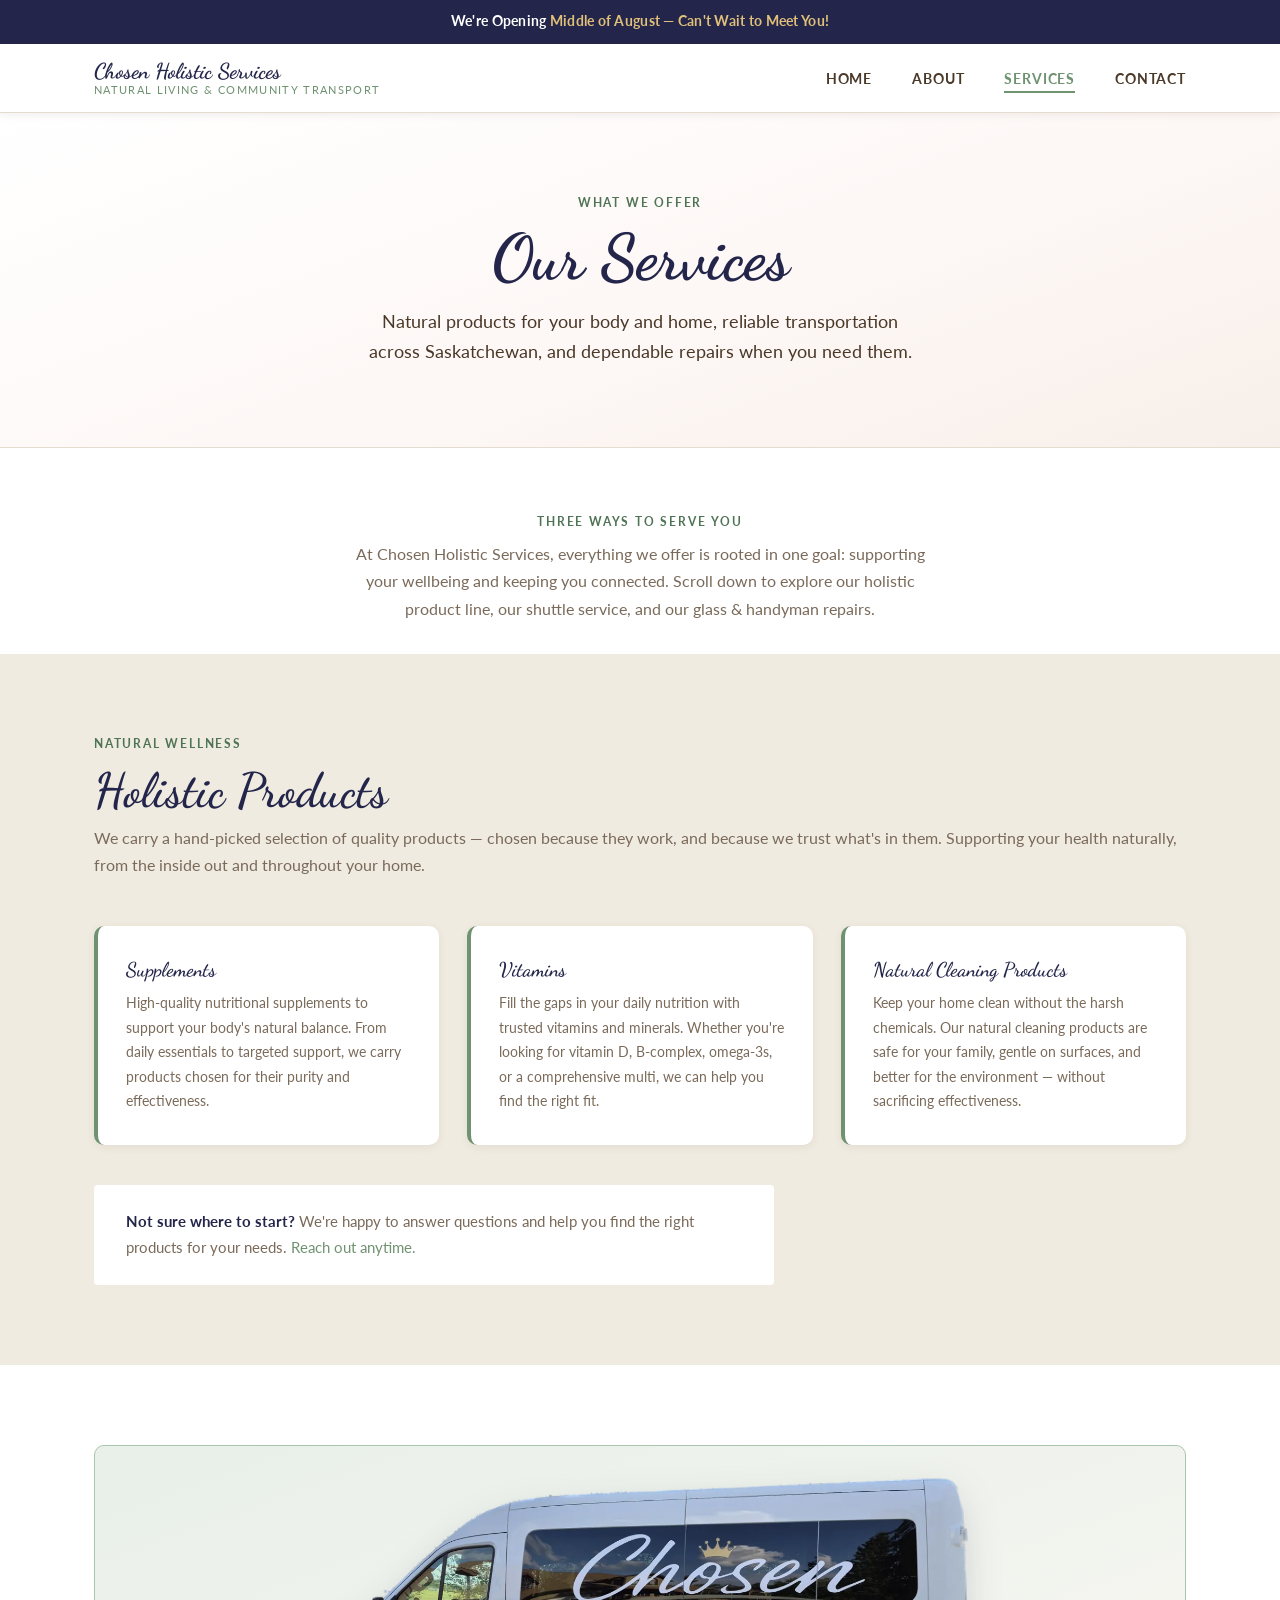
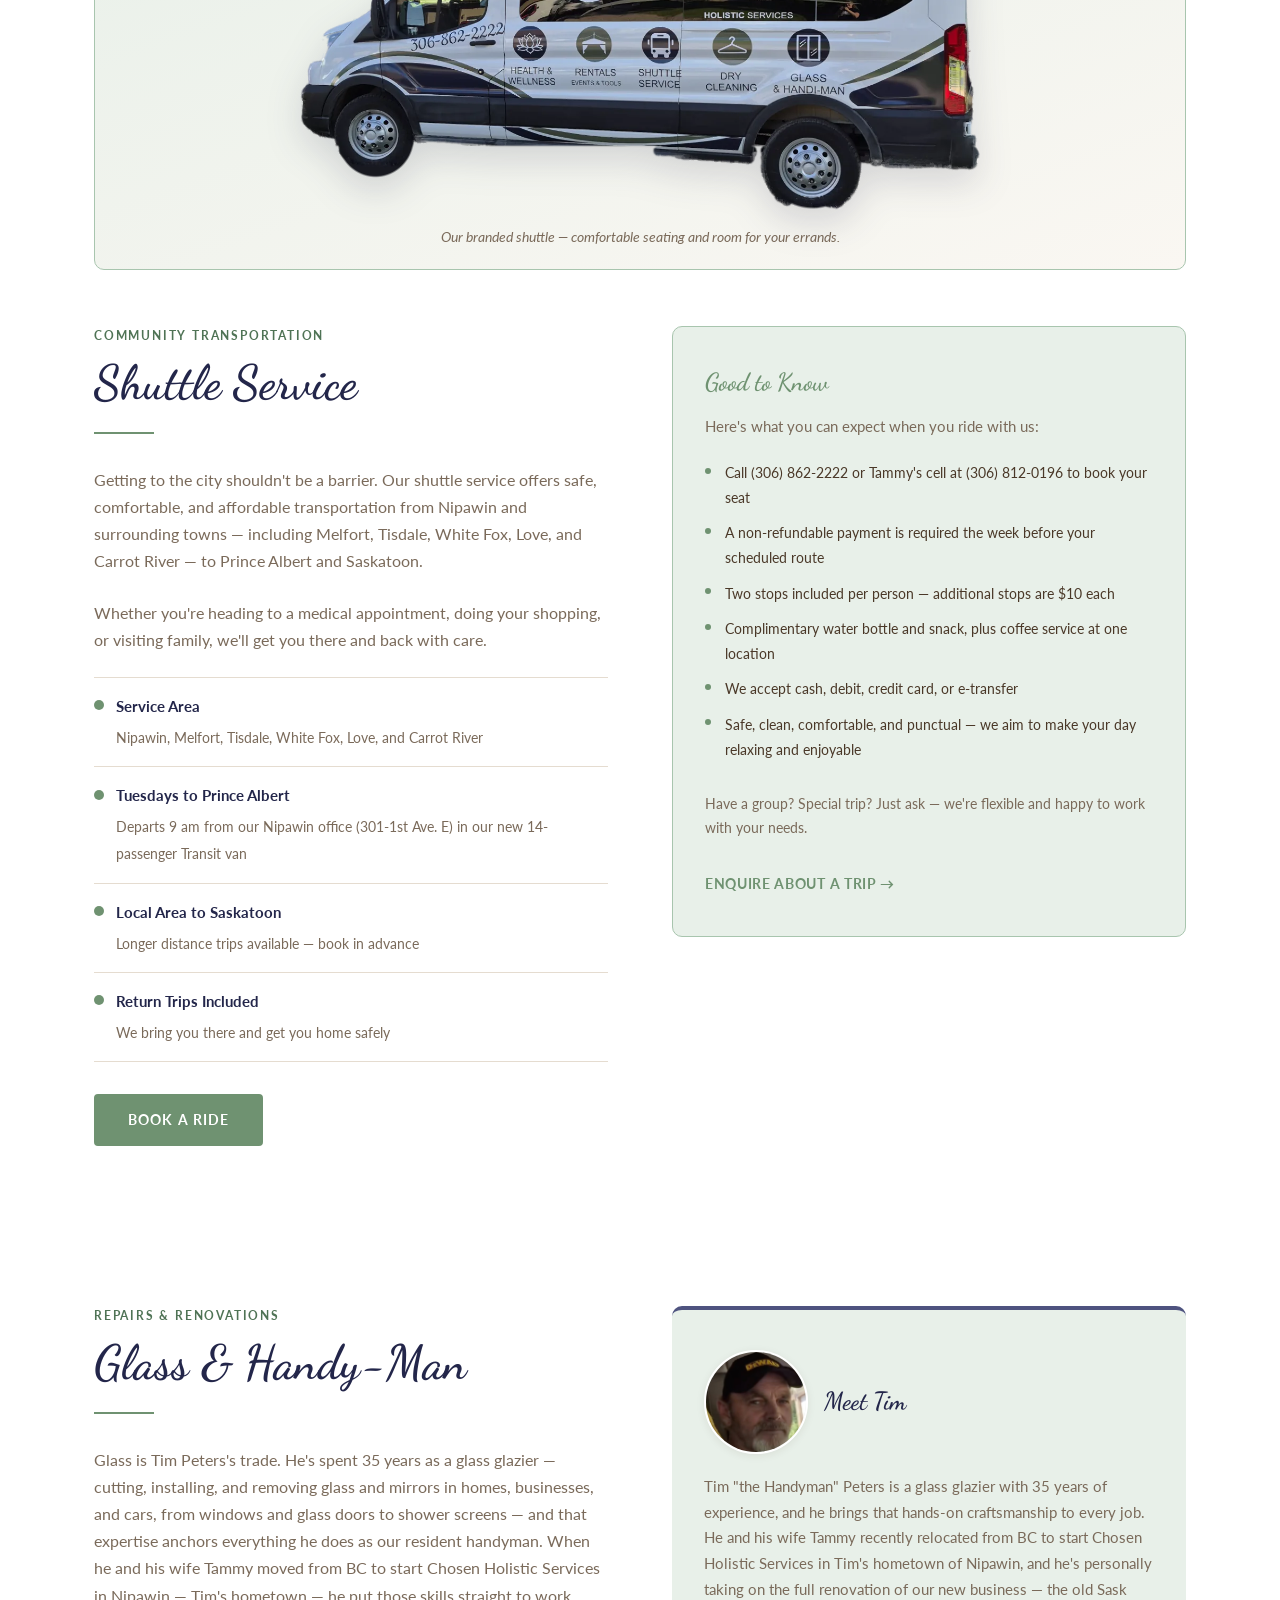
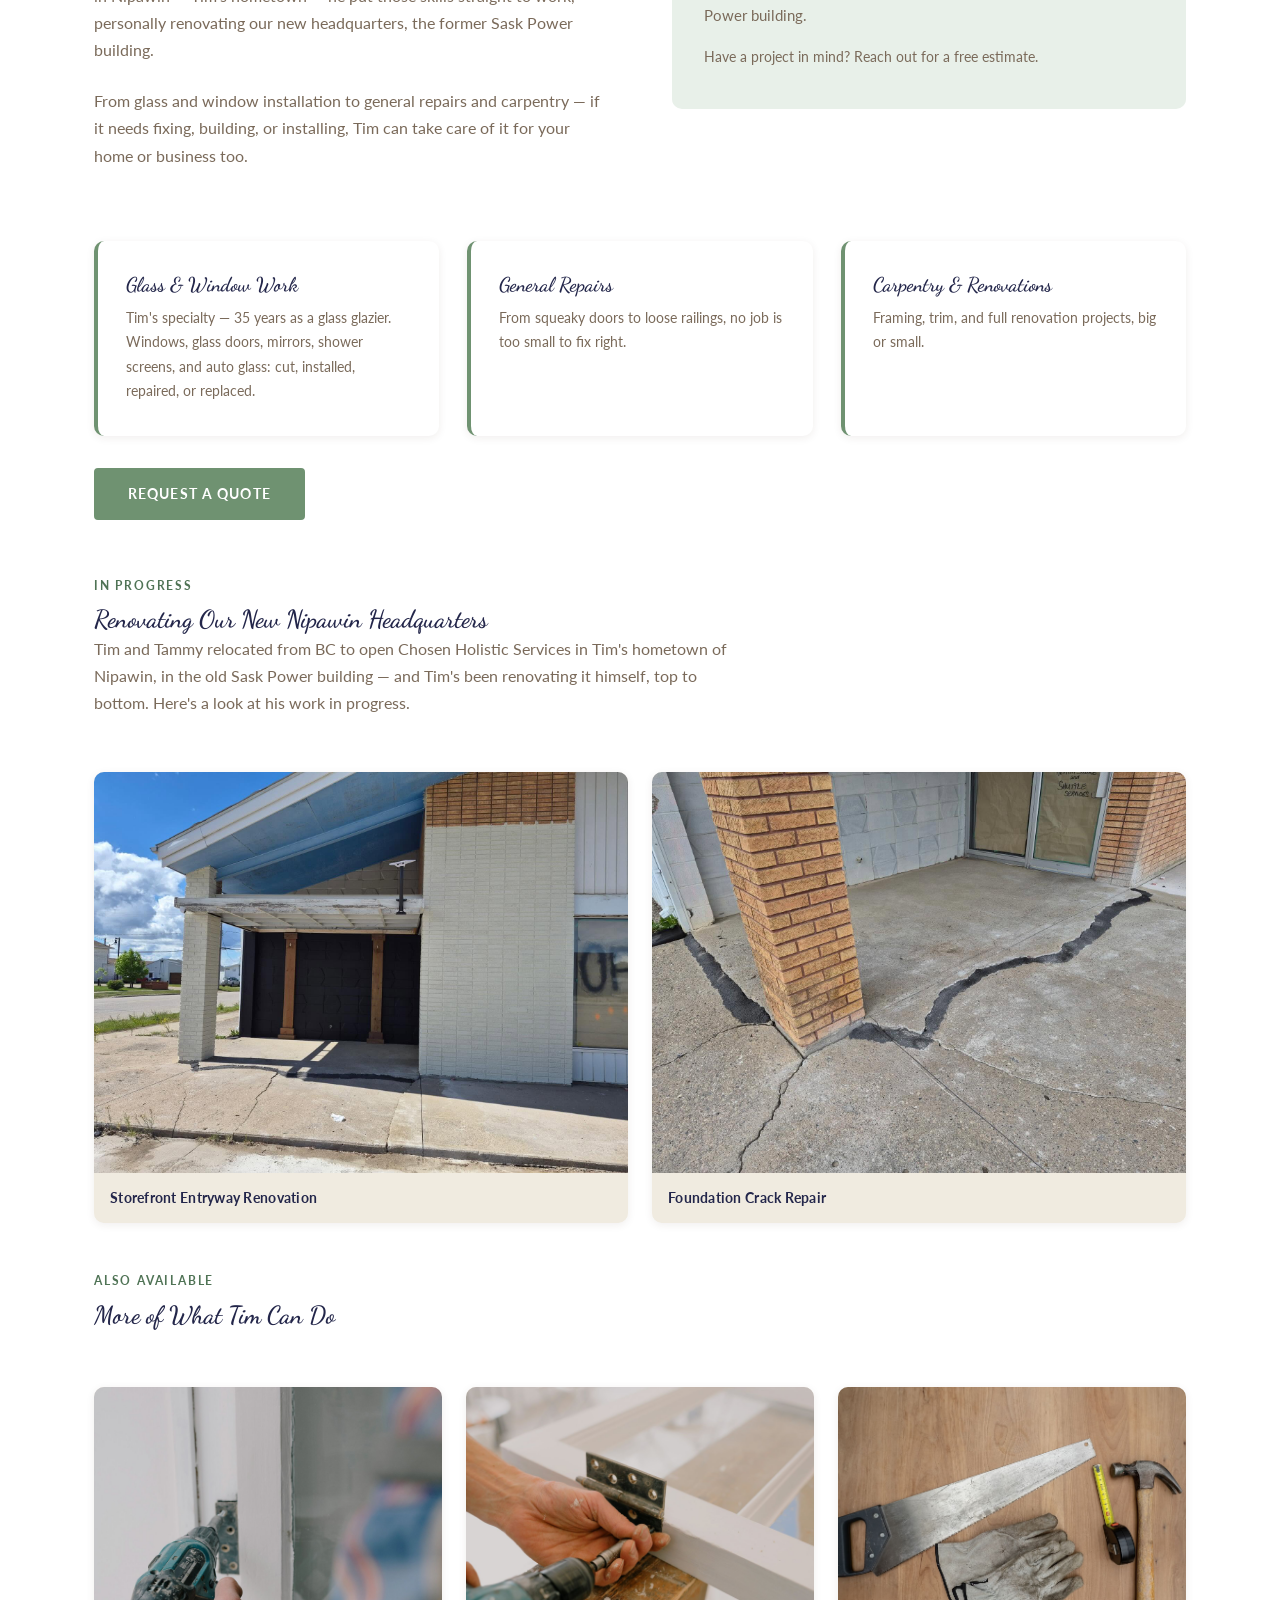
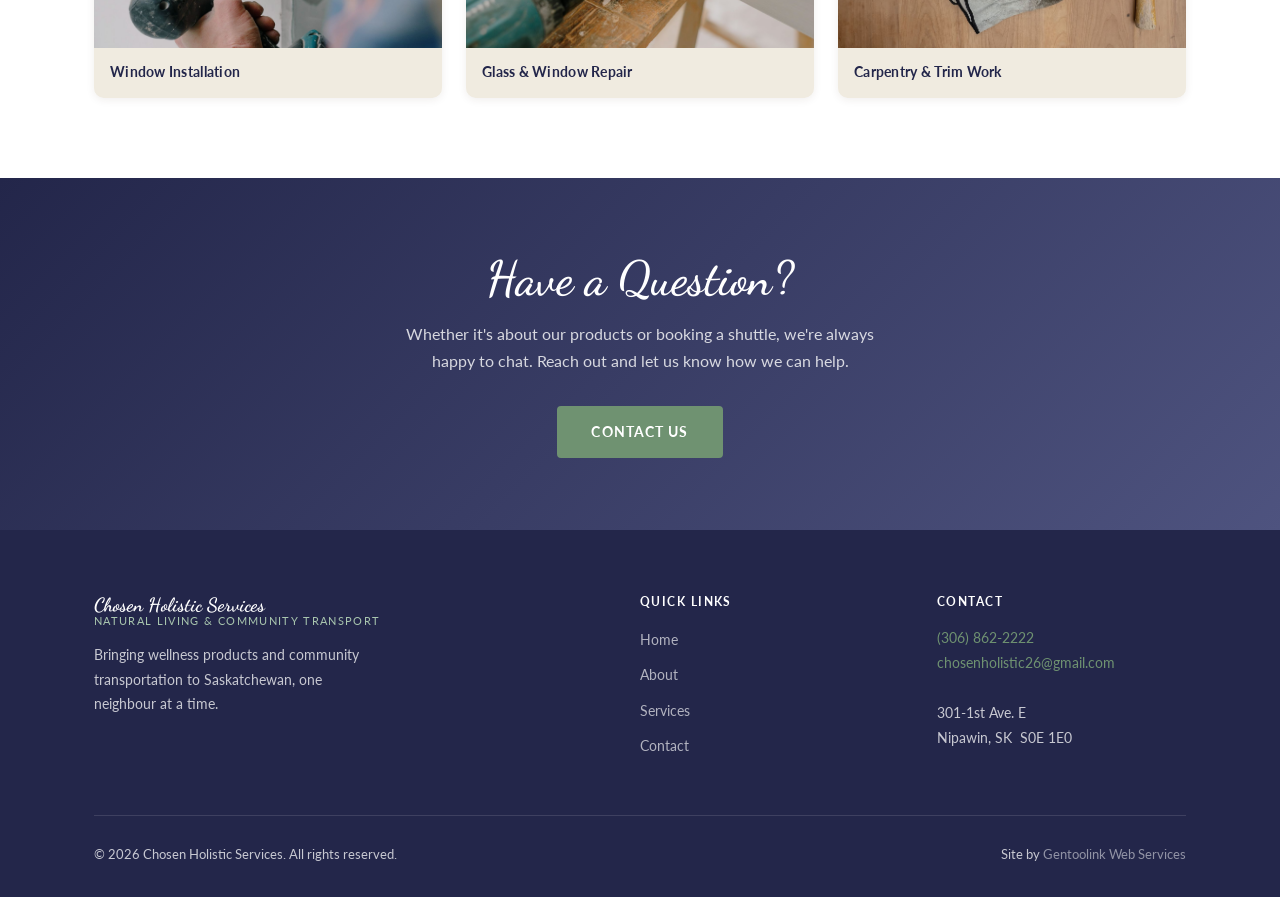
<file: services.html>
<!DOCTYPE html>
<html lang="en">
<head>
  <meta charset="UTF-8">
  <meta name="viewport" content="width=device-width, initial-scale=1.0">
  <title>Services — Chosen Holistic Services</title>
  <link rel="icon" type="image/svg+xml" href="images/favicon.svg">
  <meta name="description" content="Holistic supplements, vitamins, and natural cleaning products — shuttle service from Nipawin, Melfort, Tisdale, White Fox, Love & Carrot River to Prince Albert and Saskatoon — plus glass and handyman repairs with Tim Peters.">
  <meta property="og:type" content="website">
  <meta property="og:url" content="https://chosenholisticservices.com/services.html">
  <meta property="og:title" content="Services — Chosen Holistic Services">
  <meta property="og:description" content="Holistic supplements, vitamins, and natural cleaning products — shuttle service from Nipawin, Melfort, Tisdale, White Fox, Love & Carrot River to Prince Albert and Saskatoon — plus glass and handyman repairs with Tim Peters.">
  <meta property="og:image" content="https://chosenholisticservices.com/images/van.webp">
  <meta name="twitter:card" content="summary_large_image">
  <meta name="twitter:title" content="Services — Chosen Holistic Services">
  <meta name="twitter:description" content="Holistic supplements, vitamins, and natural cleaning products — shuttle service from Nipawin, Melfort, Tisdale, White Fox, Love & Carrot River to Prince Albert and Saskatoon — plus glass and handyman repairs with Tim Peters.">
  <meta name="twitter:image" content="https://chosenholisticservices.com/images/van.webp">
  <link rel="stylesheet" href="css/style.css">
  <script type="application/ld+json">
  {
    "@context": "https://schema.org",
    "@type": "LocalBusiness",
    "@id": "https://chosenholisticservices.com/#business",
    "name": "Chosen Holistic Services",
    "alternateName": "Chosen to Serve",
    "url": "https://chosenholisticservices.com/",
    "image": "https://chosenholisticservices.com/images/van.webp",
    "telephone": "+13068622222",
    "email": "chosenholistic26@gmail.com",
    "priceRange": "$$",
    "openingHoursSpecification": [
      {
        "@type": "OpeningHoursSpecification",
        "dayOfWeek": ["Monday", "Tuesday", "Wednesday", "Thursday", "Friday"],
        "opens": "09:00",
        "closes": "17:30"
      },
      {
        "@type": "OpeningHoursSpecification",
        "dayOfWeek": "Saturday",
        "opens": "10:00",
        "closes": "16:00"
      }
    ],
    "address": {
      "@type": "PostalAddress",
      "streetAddress": "301-1st Ave. E",
      "addressLocality": "Nipawin",
      "addressRegion": "SK",
      "postalCode": "S0E 1E0",
      "addressCountry": "CA"
    },
    "areaServed": [
      { "@type": "City", "name": "Nipawin" },
      { "@type": "City", "name": "Melfort" },
      { "@type": "City", "name": "Tisdale" },
      { "@type": "City", "name": "White Fox" },
      { "@type": "City", "name": "Love" },
      { "@type": "City", "name": "Carrot River" },
      { "@type": "City", "name": "Prince Albert" },
      { "@type": "City", "name": "Saskatoon" }
    ],
    "makesOffer": [
      {
        "@type": "Offer",
        "itemOffered": {
          "@type": "Service",
          "name": "Holistic Products",
          "description": "Supplements, vitamins, and natural cleaning products chosen for quality and purity."
        }
      },
      {
        "@type": "Offer",
        "itemOffered": {
          "@type": "Service",
          "name": "Shuttle Service",
          "description": "Shuttle transportation linking Nipawin, Melfort, Tisdale, White Fox, Love, and Carrot River to Prince Albert and Saskatoon."
        }
      },
      {
        "@type": "Offer",
        "itemOffered": {
          "@type": "Service",
          "name": "Glass & Handy-Man",
          "description": "Glass and window work, general repairs, and carpentry, done by a 35-year glazier."
        }
      }
    ]
  }
  </script>
</head>
<body>

  <!-- TEMP: opening announcement — delete this whole div (and .announcement-bar in css/style.css) after opening day -->
  <div class="announcement-bar">
    <strong>We're Opening</strong> Middle of August — Can't Wait to Meet You!
  </div>

  <!-- ── Header ── -->
  <header class="site-header">
    <nav class="nav-inner">
      <a href="index.html" class="site-logo">
        <span class="logo-name">Chosen Holistic Services</span>
        <span class="logo-tagline">Natural Living &amp; Community Transport</span>
      </a>
      <div class="site-nav">
        <button class="nav-toggle" aria-label="Toggle menu" onclick="this.nextElementSibling.classList.toggle('open')">
          <span></span><span></span><span></span>
        </button>
        <ul>
          <li><a href="index.html">Home</a></li>
          <li><a href="about.html">About</a></li>
          <li><a href="services.html" class="active">Services</a></li>
          <li><a href="contact.html">Contact</a></li>
          <li class="nav-call">
            <a href="tel:13068622222">
              <svg viewBox="0 0 24 24" fill="none" stroke="currentColor" stroke-width="2" stroke-linecap="round" stroke-linejoin="round" aria-hidden="true"><path d="M22 16.92v3a2 2 0 0 1-2.18 2 19.79 19.79 0 0 1-8.63-3.07 19.5 19.5 0 0 1-6-6 19.79 19.79 0 0 1-3.07-8.67A2 2 0 0 1 4.11 2h3a2 2 0 0 1 2 1.72c.13.96.36 1.9.7 2.81a2 2 0 0 1-.45 2.11L8.09 9.91a16 16 0 0 0 6 6l1.27-1.27a2 2 0 0 1 2.11-.45c.9.34 1.85.57 2.81.7A2 2 0 0 1 22 16.92z"/></svg>
              Call (306) 862-2222
            </a>
          </li>
        </ul>
      </div>
    </nav>
  </header>

  <main>

    <!-- ── Page Hero ── -->
    <section class="page-hero">
      <span class="section-label">What We Offer</span>
      <h1>Our Services</h1>
      <p>Natural products for your body and home, reliable transportation across Saskatchewan, and dependable repairs when you need them.</p>
    </section>

    <!-- ── Products Intro ── -->
    <section class="services-intro">
      <div class="container">
        <span class="section-label">Three Ways to Serve You</span>
        <p>At Chosen Holistic Services, everything we offer is rooted in one goal: supporting your wellbeing and keeping you connected. Scroll down to explore our holistic product line, our shuttle service, and our glass &amp; handyman repairs.</p>
      </div>
    </section>

    <!-- ── Holistic Products ── -->
    <section class="products-section" id="products">
      <div class="container">
        <span class="section-label">Natural Wellness</span>
        <h2>Holistic Products</h2>
        <p>We carry a hand-picked selection of quality products — chosen because they work, and because we trust what's in them. Supporting your health naturally, from the inside out and throughout your home.</p>
        <div class="product-grid">

          <div class="product-card">
            <h3>Supplements</h3>
            <p>High-quality nutritional supplements to support your body's natural balance. From daily essentials to targeted support, we carry products chosen for their purity and effectiveness.</p>
          </div>

          <div class="product-card">
            <h3>Vitamins</h3>
            <p>Fill the gaps in your daily nutrition with trusted vitamins and minerals. Whether you're looking for vitamin D, B-complex, omega-3s, or a comprehensive multi, we can help you find the right fit.</p>
          </div>

          <div class="product-card">
            <h3>Natural Cleaning Products</h3>
            <p>Keep your home clean without the harsh chemicals. Our natural cleaning products are safe for your family, gentle on surfaces, and better for the environment — without sacrificing effectiveness.</p>
          </div>

        </div>

        <div style="margin-top: 2.5rem; padding: 1.5rem 2rem; background: var(--white); border-radius: var(--radius); border-left: 4px solid var(--warm); max-width: 680px;">
          <p style="margin:0; color: var(--text-muted); font-size: 0.95rem;"><strong style="color: var(--navy-dark);">Not sure where to start?</strong> We're happy to answer questions and help you find the right products for your needs. <a href="contact.html">Reach out anytime.</a></p>
        </div>
      </div>
    </section>

    <!-- ── Shuttle Service ── -->
    <section class="shuttle-section" id="shuttle">
      <div class="container">

        <!-- The actual shuttle vehicle -->
        <figure class="shuttle-vehicle">
          <picture>
            <source type="image/webp" srcset="images/van.webp">
            <img src="images/van.png" alt="The Chosen Holistic Services shuttle van" width="1282" height="625" loading="lazy">
          </picture>
          <figcaption>Our branded shuttle — comfortable seating and room for your errands.</figcaption>
        </figure>

        <div class="shuttle-layout">

          <div class="shuttle-info">
            <span class="section-label">Community Transportation</span>
            <h2>Shuttle Service</h2>
            <div class="divider divider-left"></div>
            <p>Getting to the city shouldn't be a barrier. Our shuttle service offers safe, comfortable, and affordable transportation from Nipawin and surrounding towns — including Melfort, Tisdale, White Fox, Love, and Carrot River — to Prince Albert and Saskatoon.</p>
            <p>Whether you're heading to a medical appointment, doing your shopping, or visiting family, we'll get you there and back with care.</p>

            <div class="route-list">
              <div class="route-item">
                <div class="route-dot"></div>
                <div>
                  <strong>Service Area</strong>
                  <span>Nipawin, Melfort, Tisdale, White Fox, Love, and Carrot River</span>
                </div>
              </div>
              <div class="route-item">
                <div class="route-dot"></div>
                <div>
                  <strong>Tuesdays to Prince Albert</strong>
                  <span>Departs 9 am from our Nipawin office (301-1st Ave. E) in our new 14-passenger Transit van</span>
                </div>
              </div>
              <div class="route-item">
                <div class="route-dot"></div>
                <div>
                  <strong>Local Area to Saskatoon</strong>
                  <span>Longer distance trips available — book in advance</span>
                </div>
              </div>
              <div class="route-item">
                <div class="route-dot"></div>
                <div>
                  <strong>Return Trips Included</strong>
                  <span>We bring you there and get you home safely</span>
                </div>
              </div>
            </div>

            <a href="contact.html" class="btn btn-primary">Book a Ride</a>
          </div>

          <div class="shuttle-highlight">
            <h3>Good to Know</h3>
            <p>Here's what you can expect when you ride with us:</p>
            <ul>
              <li>Call (306) 862-2222 or Tammy's cell at (306) 812-0196 to book your seat</li>
              <li>A non-refundable payment is required the week before your scheduled route</li>
              <li>Two stops included per person — additional stops are $10 each</li>
              <li>Complimentary water bottle and snack, plus coffee service at one location</li>
              <li>We accept cash, debit, credit card, or e-transfer</li>
              <li>Safe, clean, comfortable, and punctual — we aim to make your day relaxing and enjoyable</li>
            </ul>
            <p style="margin-top: 1.5rem; font-size: 0.9rem;">Have a group? Special trip? Just ask — we're flexible and happy to work with your needs.</p>
            <a href="contact.html" style="display:inline-block; margin-top: 1rem; font-size: 0.85rem; font-weight: 700; letter-spacing: 0.05em; text-transform: uppercase; color: var(--sage);">Enquire About a Trip &rarr;</a>
          </div>

        </div>
      </div>
    </section>

    <!-- ── Glass & Handy-Man ── -->
    <section class="handyman-section" id="handyman">
      <div class="container">
        <div class="handyman-layout">

          <div class="handyman-info">
            <span class="section-label">Repairs &amp; Renovations</span>
            <h2>Glass &amp; Handy-Man</h2>
            <div class="divider divider-left"></div>
            <p>Glass is Tim Peters's trade. He's spent 35 years as a glass glazier — cutting, installing, and removing glass and mirrors in homes, businesses, and cars, from windows and glass doors to shower screens — and that expertise anchors everything he does as our resident handyman. When he and his wife Tammy moved from BC to start Chosen Holistic Services in Nipawin — Tim's hometown — he put those skills straight to work, personally renovating our new headquarters, the former Sask Power building.</p>
            <p>From glass and window installation to general repairs and carpentry — if it needs fixing, building, or installing, Tim can take care of it for your home or business too.</p>
          </div>

          <div class="handyman-highlight">
            <div class="handyman-highlight-header">
              <img src="images/handyman/tim-peters-square.png" alt="Tim Peters, our resident handyman">
              <h3>Meet Tim</h3>
            </div>
            <p>Tim "the Handyman" Peters is a glass glazier with 35 years of experience, and he brings that hands-on craftsmanship to every job. He and his wife Tammy recently relocated from BC to start Chosen Holistic Services in Tim's hometown of Nipawin, and he's personally taking on the full renovation of our new business — the old Sask Power building.</p>
            <p style="margin-top: 1rem; font-size: 0.9rem;">Have a project in mind? Reach out for a free estimate.</p>
          </div>

        </div>

        <!-- Service cards, full width below the intro/Meet-Tim row -->
        <div class="product-grid handyman-services">
          <div class="product-card">
            <h3>Glass &amp; Window Work</h3>
            <p>Tim's specialty — 35 years as a glass glazier. Windows, glass doors, mirrors, shower screens, and auto glass: cut, installed, repaired, or replaced.</p>
          </div>
          <div class="product-card">
            <h3>General Repairs</h3>
            <p>From squeaky doors to loose railings, no job is too small to fix right.</p>
          </div>
          <div class="product-card">
            <h3>Carpentry &amp; Renovations</h3>
            <p>Framing, trim, and full renovation projects, big or small.</p>
          </div>
        </div>
        <div class="handyman-cta">
          <a href="contact.html" class="btn btn-primary">Request a Quote</a>
        </div>

        <span class="section-label">In Progress</span>
        <h3>Renovating Our New Nipawin Headquarters</h3>
        <p style="color: var(--text-muted); max-width: 640px;">Tim and Tammy relocated from BC to open Chosen Holistic Services in Tim's hometown of Nipawin, in the old Sask Power building — and Tim's been renovating it himself, top to bottom. Here's a look at his work in progress.</p>
        <div class="handyman-gallery">
          <div class="gallery-item">
            <img src="images/handyman/carport-entry-renovation.jpg" alt="Storefront entryway renovation in Nipawin" loading="lazy">
            <span>Storefront Entryway Renovation</span>
          </div>
          <div class="gallery-item">
            <img src="images/handyman/brick-pillar-crack-repair.jpg" alt="Brick pillar and foundation crack repair" loading="lazy">
            <span>Foundation Crack Repair</span>
          </div>
        </div>

        <span class="section-label" style="margin-top: 3rem; display: block;">Also Available</span>
        <h3>More of What Tim Can Do</h3>
        <div class="handyman-gallery">
          <div class="gallery-item">
            <img src="images/handyman/stock/window-install.jpg" alt="Window installation" loading="lazy">
            <span>Window Installation</span>
          </div>
          <div class="gallery-item">
            <img src="images/handyman/stock/window-repair.jpg" alt="Window and glass repair" loading="lazy">
            <span>Glass &amp; Window Repair</span>
          </div>
          <div class="gallery-item">
            <img src="images/handyman/stock/carpentry-tools.jpg" alt="Carpentry tools" loading="lazy">
            <span>Carpentry &amp; Trim Work</span>
          </div>
        </div>
      </div>
    </section>

    <!-- ── CTA ── -->
    <section class="cta-strip">
      <div class="container">
        <h2>Have a Question?</h2>
        <p>Whether it's about our products or booking a shuttle, we're always happy to chat. Reach out and let us know how we can help.</p>
        <a href="contact.html" class="btn btn-warm">Contact Us</a>
      </div>
    </section>

  </main>

  <!-- ── Footer ── -->
  <footer class="site-footer">
    <div class="container">
      <div class="footer-inner">
        <div class="footer-brand">
          <div class="site-logo">
            <span class="logo-name">Chosen Holistic Services</span>
            <span class="logo-tagline">Natural Living &amp; Community Transport</span>
          </div>
          <p>Bringing wellness products and community transportation to Saskatchewan, one neighbour at a time.</p>
        </div>
        <div class="footer-col">
          <h4>Quick Links</h4>
          <ul>
            <li><a href="index.html">Home</a></li>
            <li><a href="about.html">About</a></li>
            <li><a href="services.html">Services</a></li>
            <li><a href="contact.html">Contact</a></li>
          </ul>
        </div>
        <div class="footer-col">
          <h4>Contact</h4>
          <address>
            <a href="tel:13068622222">(306) 862-2222</a><br>
            <a href="mailto:chosenholistic26@gmail.com">chosenholistic26@gmail.com</a><br>
            <br>
            301-1st Ave. E<br>
            Nipawin, SK &nbsp;S0E 1E0
          </address>
        </div>
      </div>
      <div class="footer-bottom">
        <span>&copy; 2026 Chosen Holistic Services. All rights reserved.</span>
        <span>Site by <a href="https://gentoolinkwebservices.com" target="_blank">Gentoolink Web Services</a></span>
      </div>
    </div>
  </footer>

</body>
</html>
</file>
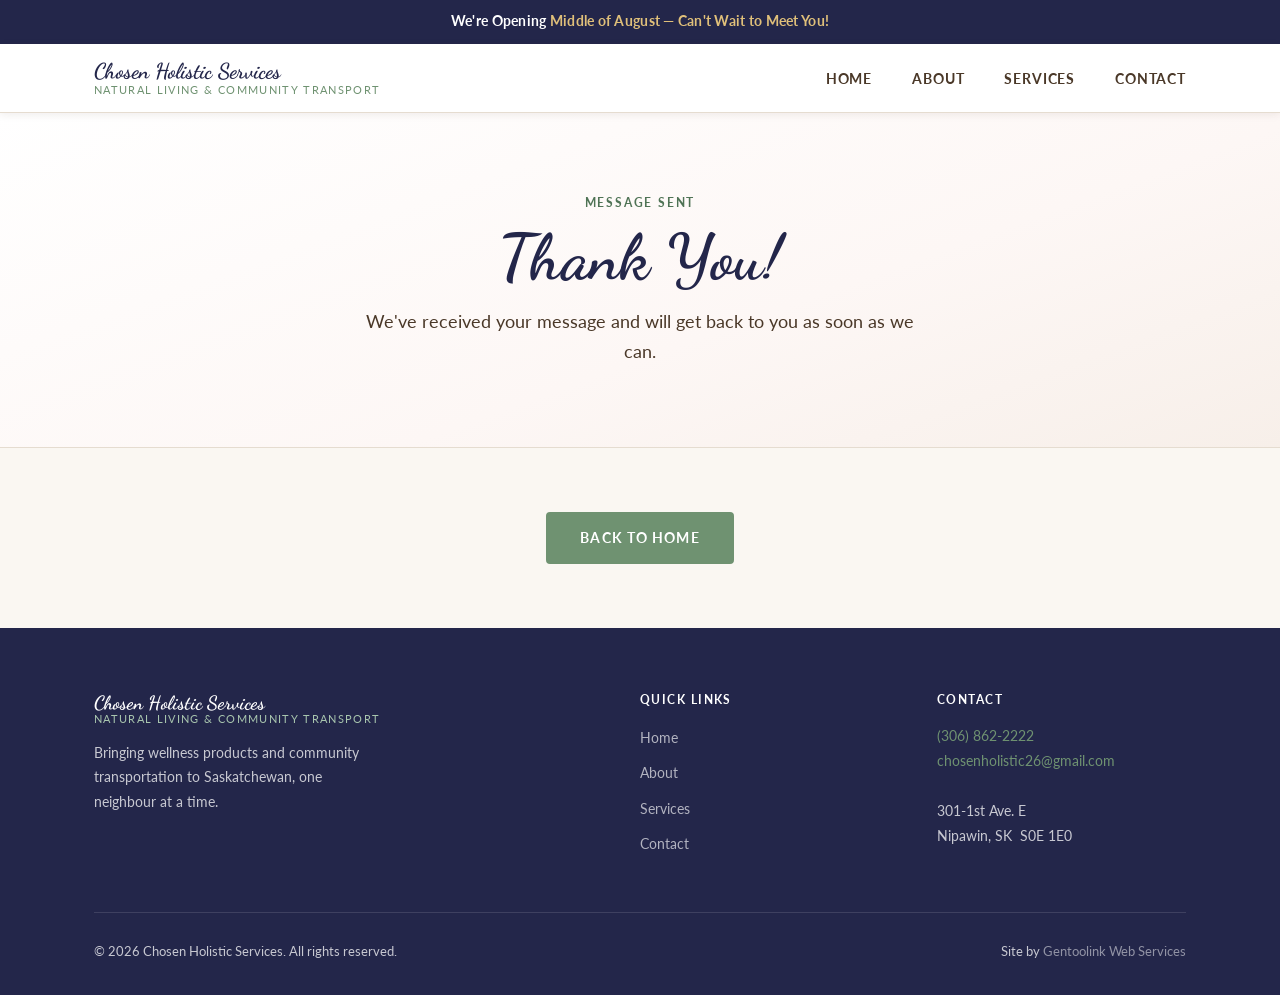
<file: thank-you.html>
<!DOCTYPE html>
<html lang="en">
<head>
  <meta charset="UTF-8">
  <meta name="viewport" content="width=device-width, initial-scale=1.0">
  <title>Thank You — Chosen Holistic Services</title>
  <link rel="icon" type="image/svg+xml" href="images/favicon.svg">
  <meta name="description" content="Thanks for reaching out to Chosen Holistic Services — we'll be in touch soon.">
  <meta name="robots" content="noindex">
  <meta property="og:type" content="website">
  <meta property="og:url" content="https://chosenholisticservices.com/thank-you.html">
  <meta property="og:title" content="Thank You — Chosen Holistic Services">
  <meta property="og:description" content="Thanks for reaching out to Chosen Holistic Services — we'll be in touch soon.">
  <meta property="og:image" content="https://chosenholisticservices.com/images/van.webp">
  <meta name="twitter:card" content="summary_large_image">
  <meta name="twitter:title" content="Thank You — Chosen Holistic Services">
  <meta name="twitter:description" content="Thanks for reaching out to Chosen Holistic Services — we'll be in touch soon.">
  <meta name="twitter:image" content="https://chosenholisticservices.com/images/van.webp">
  <link rel="stylesheet" href="css/style.css">
</head>
<body>

  <!-- TEMP: opening announcement — delete this whole div (and .announcement-bar in css/style.css) after opening day -->
  <div class="announcement-bar">
    <strong>We're Opening</strong> Middle of August — Can't Wait to Meet You!
  </div>

  <!-- ── Header ── -->
  <header class="site-header">
    <nav class="nav-inner">
      <a href="index.html" class="site-logo">
        <span class="logo-name">Chosen Holistic Services</span>
        <span class="logo-tagline">Natural Living &amp; Community Transport</span>
      </a>
      <div class="site-nav">
        <button class="nav-toggle" aria-label="Toggle menu" onclick="this.nextElementSibling.classList.toggle('open')">
          <span></span><span></span><span></span>
        </button>
        <ul>
          <li><a href="index.html">Home</a></li>
          <li><a href="about.html">About</a></li>
          <li><a href="services.html">Services</a></li>
          <li><a href="contact.html">Contact</a></li>
          <li class="nav-call">
            <a href="tel:13068622222">
              <svg viewBox="0 0 24 24" fill="none" stroke="currentColor" stroke-width="2" stroke-linecap="round" stroke-linejoin="round" aria-hidden="true"><path d="M22 16.92v3a2 2 0 0 1-2.18 2 19.79 19.79 0 0 1-8.63-3.07 19.5 19.5 0 0 1-6-6 19.79 19.79 0 0 1-3.07-8.67A2 2 0 0 1 4.11 2h3a2 2 0 0 1 2 1.72c.13.96.36 1.9.7 2.81a2 2 0 0 1-.45 2.11L8.09 9.91a16 16 0 0 0 6 6l1.27-1.27a2 2 0 0 1 2.11-.45c.9.34 1.85.57 2.81.7A2 2 0 0 1 22 16.92z"/></svg>
              Call (306) 862-2222
            </a>
          </li>
        </ul>
      </div>
    </nav>
  </header>

  <main>

    <!-- ── Page Hero ── -->
    <section class="page-hero">
      <span class="section-label">Message Sent</span>
      <h1>Thank You!</h1>
      <p>We've received your message and will get back to you as soon as we can.</p>
    </section>

    <section style="padding: 4rem 0;">
      <div class="container" style="text-align: center;">
        <a href="index.html" class="btn btn-primary">Back to Home</a>
      </div>
    </section>

  </main>

  <!-- ── Footer ── -->
  <footer class="site-footer">
    <div class="container">
      <div class="footer-inner">
        <div class="footer-brand">
          <div class="site-logo">
            <span class="logo-name">Chosen Holistic Services</span>
            <span class="logo-tagline">Natural Living &amp; Community Transport</span>
          </div>
          <p>Bringing wellness products and community transportation to Saskatchewan, one neighbour at a time.</p>
        </div>
        <div class="footer-col">
          <h4>Quick Links</h4>
          <ul>
            <li><a href="index.html">Home</a></li>
            <li><a href="about.html">About</a></li>
            <li><a href="services.html">Services</a></li>
            <li><a href="contact.html">Contact</a></li>
          </ul>
        </div>
        <div class="footer-col">
          <h4>Contact</h4>
          <address>
            <a href="tel:13068622222">(306) 862-2222</a><br>
            <a href="mailto:chosenholistic26@gmail.com">chosenholistic26@gmail.com</a><br>
            <br>
            301-1st Ave. E<br>
            Nipawin, SK &nbsp;S0E 1E0
          </address>
        </div>
      </div>
      <div class="footer-bottom">
        <span>&copy; 2026 Chosen Holistic Services. All rights reserved.</span>
        <span>Site by <a href="https://gentoolinkwebservices.com" target="_blank">Gentoolink Web Services</a></span>
      </div>
    </div>
  </footer>

</body>
</html>
</file>
<file: css/style.css>
/* ============================================================
   Chosen Holistic Services — Main Stylesheet
   Inspired by: the Chosen van wrap — navy, sage green, gold crown accents
   ============================================================ */

@import url('https://fonts.googleapis.com/css2?family=Dancing+Script:wght@400;600;700&family=Lato:wght@300;400;700&display=swap');

/* ── Variables ──────────────────────────────────────────── */
:root {
  --cream:        #faf7f2;
  --cream-mid:    #f0ebe0;
  --cream-dark:   #e5dcd0;
  --sage:         #6f9271;
  --sage-light:   #a8c5ae;
  --sage-pale:    #e8f0e9;
  --sage-dark:    #4f7355;
  --gold:         #b8973f;  /* fills only: crown, "Soon" badge. Fails AA as text on cream. */
  --gold-deep:    #7d6029;  /* gold used as TEXT on light grounds — 4.9:1 on --cream-mid */
  --gold-light:   #e0c07a;  /* gold text on navy only (footer, CTA strip) */
  --navy-dark:    #23264a;
  --navy-mid:     #4E537F;
  --navy-light:   #7A80AE;
  --text-body:    #4a3828;
  --text-muted:   #7a6a5a;
  --white:        #ffffff;
  --shadow-sm:    0 2px 8px rgba(61,43,31,0.08);
  --shadow-md:    0 6px 24px rgba(61,43,31,0.12);
  --radius:       4px;
  --radius-lg:    10px;
  --max-width:    1140px;
  --font-script:  'Dancing Script', cursive;
  --font-sans:    'Lato', 'Helvetica Neue', Arial, sans-serif;
}

/* ── Reset & Base ───────────────────────────────────────── */
*, *::before, *::after { box-sizing: border-box; margin: 0; padding: 0; }

html { font-size: 16px; scroll-behavior: smooth; }

body {
  font-family: var(--font-sans);
  font-weight: 400;
  color: var(--text-body);
  background-color: var(--cream);
  line-height: 1.7;
}

img { max-width: 100%; height: auto; display: block; }

a { color: var(--sage); text-decoration: none; transition: color 0.2s; }
a:hover { color: var(--sage-dark); }

ul { list-style: none; }

/* ── Typography ─────────────────────────────────────────── */
h1, h2, h3, h4 {
  color: var(--navy-dark);
  line-height: 1.25;
}

h1 {
  font-family: var(--font-script);
  font-size: clamp(2.6rem, 6vw, 4rem);
  font-weight: 700;
  line-height: 1.15;
}

h2 {
  font-family: var(--font-script);
  font-size: clamp(2rem, 4vw, 3rem);
  font-weight: 600;
  line-height: 1.2;
}

h3 {
  font-family: var(--font-script);
  font-size: clamp(1.2rem, 2.5vw, 1.55rem);
  font-weight: 600;
}

h4 {
  font-family: var(--font-sans);
  font-size: 1rem;
  font-weight: 700;
  letter-spacing: 0.04em;
}

p { margin-bottom: 1rem; }
p:last-child { margin-bottom: 0; }

em { font-style: italic; color: var(--gold); }

.section-label {
  font-family: var(--font-sans);
  font-size: 0.75rem;
  font-weight: 700;
  letter-spacing: 0.15em;
  text-transform: uppercase;
  color: var(--sage-dark);  /* not --sage: it fails AA (3.3:1) on the light grounds these sit on */
  display: block;
  margin-bottom: 0.5rem;
}

/* ── Layout ─────────────────────────────────────────────── */
.container {
  max-width: var(--max-width);
  margin: 0 auto;
  padding: 0 1.5rem;
}

section { padding: 5rem 0; }

.text-center { text-align: center; }

.divider {
  width: 60px;
  height: 2px;
  background: var(--sage);
  margin: 1.25rem auto 2rem;
}

.divider-left {
  margin-left: 0;
  margin-right: auto;
}

/* ── Buttons ────────────────────────────────────────────── */
.btn {
  display: inline-block;
  padding: 0.75rem 2rem;
  font-family: var(--font-sans);
  font-size: 0.875rem;
  font-weight: 700;
  letter-spacing: 0.08em;
  text-transform: uppercase;
  border-radius: var(--radius);
  transition: all 0.25s ease;
  cursor: pointer;
  border: 2px solid transparent;
}

.btn-primary {
  background: var(--sage);
  color: var(--white);
  border-color: var(--sage);
}
.btn-primary:hover {
  background: var(--navy-dark);
  border-color: var(--navy-dark);
  color: var(--white);
}

.btn-outline {
  background: transparent;
  color: var(--sage);
  border-color: var(--sage);
}
.btn-outline:hover {
  background: var(--sage);
  color: var(--white);
}

.btn-warm {
  background: var(--sage);
  color: var(--white);
  border-color: var(--sage);
}
.btn-warm:hover {
  background: var(--navy-dark);
  border-color: var(--navy-dark);
  color: var(--white);
}

/* ── TEMP: Opening announcement bar — remove this whole block + markup after opening day ── */
.announcement-bar {
  background: var(--navy-dark);
  color: var(--gold-light);
  text-align: center;
  font-family: var(--font-sans);
  font-weight: 700;
  font-size: 0.85rem;
  letter-spacing: 0.02em;
  padding: 0.65rem 1rem;
}
.announcement-bar strong { color: var(--white); }

/* ── Header & Navigation ────────────────────────────────── */
.site-header {
  position: sticky;
  top: 0;
  z-index: 100;
  background: var(--white);
  border-bottom: 1px solid var(--cream-dark);
  box-shadow: var(--shadow-sm);
}

.nav-inner {
  display: flex;
  align-items: center;
  justify-content: space-between;
  padding: 1rem 1.5rem;
  max-width: var(--max-width);
  margin: 0 auto;
}

.site-logo {
  display: flex;
  flex-direction: column;
  line-height: 1.1;
}

.logo-name {
  font-family: var(--font-script);
  font-size: 1.35rem;
  font-weight: 700;
  color: var(--navy-dark);
}

.logo-tagline {
  font-size: 0.7rem;
  letter-spacing: 0.12em;
  text-transform: uppercase;
  color: var(--sage);
  font-weight: 400;
}

.site-nav ul {
  display: flex;
  gap: 2.5rem;
  align-items: center;
}

.site-nav a {
  font-family: var(--font-sans);
  font-size: 0.875rem;
  font-weight: 700;
  letter-spacing: 0.06em;
  text-transform: uppercase;
  color: var(--text-body);
  padding-bottom: 0.2rem;
  border-bottom: 2px solid transparent;
  transition: all 0.2s;
}

.site-nav a:hover,
.site-nav a.active {
  color: var(--sage);
  border-bottom-color: var(--sage);
}

/* Hamburger (mobile) */
.nav-toggle {
  display: none;
  flex-direction: column;
  gap: 5px;
  cursor: pointer;
  padding: 4px;
}

/* Call button lives in the nav list but only appears in the mobile menu */
.nav-call { display: none; }
.nav-toggle span {
  display: block;
  width: 24px;
  height: 2px;
  background: var(--navy-dark);
  transition: all 0.3s;
}

/* ── Page Hero Banner (interior pages) ──────────────────────
   Matches the light .hero-van ground so all four page tops read the same. */
.page-hero {
  background: linear-gradient(160deg, #ffffff 0%, #fdf7f5 60%, #f7efe9 100%);
  padding: 5rem 1.5rem;
  text-align: center;
  border-bottom: 1px solid var(--cream-dark);
}

.page-hero h1 { color: var(--navy-dark); margin-bottom: 0.75rem; }
.page-hero p  { color: var(--text-body); font-size: 1.1rem; max-width: 560px; margin: 0 auto; }

/* ── Home Hero ──────────────────────────────────────────── */
.hero {
  position: relative;
  min-height: 88vh;
  display: flex;
  align-items: center;
  overflow: hidden;
  background:
    linear-gradient(to bottom right,
      rgba(111,146,113,0.82) 0%,
      rgba(168,197,174,0.60) 50%,
      rgba(35,38,74,0.75) 100%),
    url('../images/hero-bg.jpg') center/cover no-repeat;
  background-color: var(--sage);
}

.hero-content {
  position: relative;
  z-index: 2;
  max-width: 680px;
  padding: 0 1.5rem;
  margin-left: max(1.5rem, calc((100vw - var(--max-width)) / 2 + 1.5rem));
}


.hero-content h1 {
  color: var(--navy-dark);
  margin-bottom: 1.25rem;
  font-size: clamp(2.4rem, 6vw, 4rem);
}

.hero-content h1 em { color: var(--gold-deep); }

.hero-tagline {
  display: block;
  font-family: var(--font-script);
  font-size: 1.5rem;
  color: var(--gold-deep);
  margin-bottom: 1.25rem;
}

.hero-content p {
  color: var(--text-body);
  font-size: 1.15rem;
  max-width: 520px;
  margin-bottom: 2rem;
}

.hero-buttons { display: flex; gap: 1rem; flex-wrap: wrap; }

/* ── Home Hero — van-wrap treatment ─────────────────────────
   Light "clean look" ground (client reference: willowcottagequiltco.com).
   Navy survives as an accent — icon circles, buttons, CTA strip, footer —
   rather than as a slab behind the headline. */
.hero-van {
  background: linear-gradient(160deg, #ffffff 0%, #fdf7f5 60%, #f7efe9 100%);
  background-color: var(--white);
}

.hero-swoosh {
  position: absolute;
  left: 0;
  right: 0;
  top: 38%;
  width: 100%;
  height: 220px;
  pointer-events: none;
  z-index: 1;
  opacity: 0.30;   /* sage strokes read much harder on white than on navy */
}

/* Van photo (background-removed cutout of the real wrapped van), shown as a real
   photograph rather than the ghost it had to be on navy. The van is mostly white,
   so on a light ground it can't be faded — at low opacity it dissolves into a
   floating navy skirt. Full opacity + a soft shadow instead. Its own white
   "Chosen" script now reads as vehicle signage rather than a second page logo,
   so it no longer fights .hero-wordmark-lockup. Wheels tuck behind .hero-wave. */
.hero-van-photo-wrap {
  position: absolute;
  /* Anchored to a 1400px band, not the viewport edge. A % or fixed offset here
     would keep chasing the right edge while .hero-content stays centred, so the
     van drifts away from the copy on wide screens. Below ~1488px this resolves
     to the 44px that was tuned on a laptop. */
  right: max(44px, calc((100vw - 1400px) / 2));
  bottom: 26px;                     /* sinks the wheels into the wave crest */
  width: clamp(420px, 46vw, 700px);
  z-index: 1;
  line-height: 0;
  pointer-events: none;
}

.hero-van-photo {
  display: block;
  width: 100%;
  height: auto;
  filter: saturate(0.9) drop-shadow(0 14px 18px rgba(35,38,74,0.16));
  /* Only the outer 10% of the nose softens. The van faces left, into the copy,
     so this fade runs to the left — do not flip it without flipping the photo. */
  -webkit-mask-image: linear-gradient(to left, #000 90%, transparent 100%);
  mask-image: linear-gradient(to left, #000 90%, transparent 100%);
}

/* Tablet / small laptop: van still sits beside the copy, but at 46vw it would
   land on top of it. Shrink the van and cap the text column so they clear. */
@media (min-width: 768px) and (max-width: 1150px) {
  .hero-van-photo-wrap {
    width: clamp(300px, 38vw, 430px);
    right: 1.5rem;
    bottom: 20px;
  }
  .hero-content { max-width: 58%; }
}

/* Phones: no room for a two-column hero, and the van is a wide landscape shot. */
@media (max-width: 767px) {
  .hero-van-photo-wrap { display: none; }
}

/* Circle icon submenu — replaces the hero CTA buttons, echoes the van's icon row */
.icon-submenu-grid {
  display: flex;
  flex-wrap: wrap;
  gap: 1.8rem 1.8rem;
  margin-top: 0.5rem;
}

.icon-submenu-item {
  display: flex;
  flex-direction: column;
  align-items: center;
  text-align: center;
  text-decoration: none;
  width: 110px;
  position: relative;
}

.icon-circle {
  width: 72px;
  height: 72px;
  border-radius: 50%;
  display: flex;
  align-items: center;
  justify-content: center;
  margin-bottom: 0.65rem;
  transition: transform 0.2s ease, box-shadow 0.2s ease;
  box-shadow: var(--shadow-sm);
  border: 2px solid rgba(35,38,74,0.10);
}

.icon-submenu-item:not(.disabled):hover .icon-circle {
  transform: translateY(-4px);
  box-shadow: var(--shadow-md);
}

.icon-circle.bg-navy { background: var(--navy-mid); }
.icon-circle.bg-sage { background: var(--sage); }

.icon-circle svg { width: 31px; height: 31px; }

.icon-label {
  font-family: var(--font-sans);
  font-size: 0.82rem;
  font-weight: 700;
  letter-spacing: 0.03em;
  text-transform: uppercase;
  color: var(--navy-dark);
  line-height: 1.3;
}

.icon-submenu-item.disabled {
  cursor: default;
  opacity: 0.5;
}

.icon-submenu-item.disabled .icon-circle {
  filter: grayscale(40%);
}

.coming-soon {
  position: absolute;
  top: -4px;
  right: 4px;
  background: var(--gold);
  color: #fff;
  font-size: 0.5rem;
  font-weight: 700;
  letter-spacing: 0.03em;
  text-transform: uppercase;
  padding: 2px 6px;
  border-radius: 999px;
  white-space: nowrap;
}

/* ── Welcome Section ────────────────────────────────────── */
.welcome-section {
  background: var(--white);
  padding: 5rem 0;
}

.welcome-grid {
  display: grid;
  grid-template-columns: 1fr 1fr;
  gap: 5rem;
  align-items: center;
}

.welcome-image {
  background: var(--cream-mid);
  border-radius: var(--radius-lg);
  aspect-ratio: 4/3;
  display: flex;
  align-items: center;
  justify-content: center;
  overflow: hidden;
  position: relative;
}

.welcome-image img {
  width: 100%;
  height: 100%;
  object-fit: cover;
  display: block;
}

.welcome-image .placeholder-art {
  width: 100%;
  height: 100%;
  background: linear-gradient(135deg, var(--sage-pale) 0%, var(--cream-dark) 50%, var(--navy-light) 100%);
  display: flex;
  align-items: center;
  justify-content: center;
}

.welcome-image .placeholder-art span {
  font-family: var(--font-sans);
  font-size: 0.9rem;
  color: var(--text-muted);
  text-align: center;
  padding: 1rem;
  font-style: italic;
}

.welcome-text h2 { margin-bottom: 0.5rem; }
.welcome-text p { color: var(--text-muted); font-size: 1.05rem; }

/* ── Offerings Cards ────────────────────────────────────── */
.offerings-section {
  background: var(--cream-mid);
}

.offerings-section h2,
.offerings-section > .container > p {
  text-align: center;
}

.offerings-section > .container > p {
  color: var(--text-muted);
  max-width: 560px;
  margin: 0.5rem auto 0;
}

.card-grid {
  display: grid;
  grid-template-columns: repeat(auto-fit, minmax(300px, 1fr));
  gap: 2rem;
  margin-top: 3rem;
}

.card {
  background: var(--white);
  border-radius: var(--radius-lg);
  padding: 2.5rem 2rem;
  box-shadow: var(--shadow-sm);
  transition: transform 0.25s ease, box-shadow 0.25s ease;
  border-top: 4px solid var(--sage);
}

.card:hover {
  transform: translateY(-4px);
  box-shadow: var(--shadow-md);
}

.card.card-warm { border-top-color: var(--navy-mid); }

.card-icon {
  width: 52px;
  height: 52px;
  border-radius: 50%;
  background: var(--sage-pale);
  margin-bottom: 1.25rem;
  display: flex;
  align-items: center;
  justify-content: center;
}

.card.card-warm .card-icon { background: #eceef5; }

.card-icon svg { width: 26px; height: 26px; }

.card h3 { margin-bottom: 0.75rem; font-size: 1.4rem; }

.card p { color: var(--text-muted); margin-bottom: 1.5rem; font-size: 0.95rem; }

.card a { font-size: 0.85rem; font-weight: 700; letter-spacing: 0.05em; text-transform: uppercase; }
.card a:hover { color: var(--sage-dark); }

/* ── Why Us Section ─────────────────────────────────────── */
.why-section { background: var(--white); }
.why-section h2 { text-align: center; }

.pillars-grid {
  display: grid;
  grid-template-columns: repeat(auto-fit, minmax(200px, 1fr));
  gap: 2.5rem;
  margin-top: 3rem;
}

.pillar {
  text-align: center;
  padding: 1.5rem 1rem;
}

.pillar-line {
  width: 40px;
  height: 3px;
  background: var(--sage);
  margin: 0 auto 1.25rem;
  border-radius: 2px;
}

.pillar h4 { margin-bottom: 0.5rem; }
.pillar p  { font-size: 0.9rem; color: var(--text-muted); }

/* ── CTA Strip ──────────────────────────────────────────── */
.cta-strip {
  background: linear-gradient(135deg, var(--navy-dark) 0%, var(--navy-mid) 100%);
  padding: 4.5rem 0;
  text-align: center;
}

.cta-strip h2  { color: var(--white); margin-bottom: 0.75rem; }
.cta-strip p   { color: rgba(255,255,255,0.8); max-width: 480px; margin: 0 auto 2rem; }

.owner-note { background: var(--cream-mid); padding: 4.5rem 0; }

.owner-note-box {
  max-width: 620px;
  margin: 0 auto;
  text-align: center;
}

.owner-note-box p { color: var(--text-body); font-size: 1.05rem; }
.owner-note-box p em { color: var(--navy-dark); font-style: italic; }

.owner-note-signature {
  display: block;
  font-family: var(--font-script);
  font-size: 1.75rem;
  color: var(--navy-dark);
  margin-top: 1rem;
}

/* ── About Page ─────────────────────────────────────────── */
.about-story { background: var(--white); }

.about-grid {
  display: grid;
  grid-template-columns: 1fr 1fr;
  gap: 5rem;
  align-items: start;
}

.about-image {
  background: var(--cream-mid);
  border-radius: var(--radius-lg);
  aspect-ratio: 3/4;
  overflow: hidden;
}

.about-image img {
  width: 100%;
  height: 100%;
  object-fit: cover;
  display: block;
}

.about-text h2 { margin-bottom: 0.5rem; }
.about-text p  { color: var(--text-muted); font-size: 1.02rem; }

.about-values { background: var(--cream-mid); }
.about-values h2 { text-align: center; }

.values-grid {
  display: grid;
  grid-template-columns: repeat(auto-fit, minmax(220px, 1fr));
  gap: 2rem;
  margin-top: 3rem;
}

.value-card {
  background: var(--white);
  border-radius: var(--radius-lg);
  padding: 2rem 1.5rem;
  box-shadow: var(--shadow-sm);
}

.value-card h4 {
  color: var(--sage);
  font-family: var(--font-sans);
  margin-bottom: 0.5rem;
  font-size: 1.2rem;
}

.value-card p { font-size: 0.92rem; color: var(--text-muted); }

/* ── Services Page ──────────────────────────────────────── */
.services-intro { background: var(--white); padding: 4rem 0 2rem; }
.services-intro .container { text-align: center; }
.services-intro p { max-width: 580px; margin: 0 auto; color: var(--text-muted); }

.products-section { background: var(--cream-mid); }
.products-section h2 { margin-bottom: 0.25rem; }
.products-section > .container > p { color: var(--text-muted); margin-bottom: 3rem; }

.product-grid {
  display: grid;
  grid-template-columns: repeat(auto-fit, minmax(260px, 1fr));
  gap: 1.75rem;
}

.product-card {
  background: var(--white);
  border-radius: var(--radius-lg);
  padding: 2rem 1.75rem;
  box-shadow: var(--shadow-sm);
  border-left: 4px solid var(--sage);
  transition: transform 0.2s, box-shadow 0.2s;
}

.product-card:hover {
  transform: translateY(-3px);
  box-shadow: var(--shadow-md);
}

.product-card h3 { font-size: 1.25rem; margin-bottom: 0.5rem; }
.product-card p  { font-size: 0.9rem; color: var(--text-muted); }

.shuttle-section { background: var(--white); }

/* Vehicle showcase panel — the transparent van cutout on a soft sage panel */
.shuttle-vehicle {
  margin: 0 0 3.5rem;
  padding: 2rem 2rem 1.25rem;
  background: linear-gradient(160deg, var(--sage-pale) 0%, var(--cream) 100%);
  border: 1px solid var(--sage-light);
  border-radius: var(--radius-lg);
  text-align: center;
}
.shuttle-vehicle img {
  display: block;
  width: 100%;
  max-width: 680px;
  height: auto;
  margin: 0 auto;
  filter: drop-shadow(0 14px 18px rgba(35,38,74,0.16));
}
.shuttle-vehicle figcaption {
  margin-top: 1rem;
  font-size: 0.85rem;
  font-style: italic;
  color: var(--text-muted);
}

.shuttle-layout {
  display: grid;
  grid-template-columns: 1fr 1fr;
  gap: 4rem;
  align-items: start;
}

.shuttle-info h2 { margin-bottom: 0.5rem; }
.shuttle-info p  { color: var(--text-muted); margin-bottom: 1.5rem; }

.route-list { margin: 1.5rem 0 2rem; }

.route-item {
  display: flex;
  align-items: flex-start;
  gap: 0.75rem;
  padding: 1rem 0;
  border-bottom: 1px solid var(--cream-dark);
}

.route-item:first-child { border-top: 1px solid var(--cream-dark); }

.route-dot {
  width: 10px;
  height: 10px;
  border-radius: 50%;
  background: var(--sage);
  margin-top: 0.4rem;
  flex-shrink: 0;
}

.route-item strong { display: block; color: var(--navy-dark); font-size: 0.95rem; margin-bottom: 0.2rem; }
.route-item span   { font-size: 0.875rem; color: var(--text-muted); }

.shuttle-highlight {
  background: var(--sage-pale);
  border-radius: var(--radius-lg);
  padding: 2.5rem 2rem;
  border: 1px solid var(--sage-light);
}

.shuttle-highlight h3 { color: var(--sage); margin-bottom: 1rem; }
.shuttle-highlight p  { font-size: 0.95rem; color: var(--text-muted); }
.shuttle-highlight ul { margin: 1rem 0; }
.shuttle-highlight li {
  font-size: 0.9rem;
  color: var(--text-body);
  padding: 0.35rem 0;
  padding-left: 1.25rem;
  position: relative;
}
.shuttle-highlight li::before {
  content: '';
  position: absolute;
  left: 0;
  top: 0.75rem;
  width: 6px;
  height: 6px;
  border-radius: 50%;
  background: var(--sage);
}

/* ── Glass & Handy-Man ──────────────────────────────────── */
.handyman-section { background: var(--white); }

.handyman-layout {
  display: grid;
  grid-template-columns: 1fr 1fr;
  gap: 4rem;
  align-items: start;
}

.handyman-info h2 { margin-bottom: 0.5rem; }
.handyman-info p  { color: var(--text-muted); margin-bottom: 1.5rem; }

/* Service cards pulled out of the two-column layout to span the full width.
   Tighter min than the base .product-grid so all four fit on one row on
   desktop (they're short cards), still wrapping on tablet/mobile. */
.handyman-services {
  margin-top: 3rem;
  grid-template-columns: repeat(auto-fit, minmax(220px, 1fr));
}
.handyman-cta { margin: 2rem 0 3.5rem; }

.handyman-highlight {
  background: var(--sage-pale);
  border-radius: var(--radius-lg);
  padding: 2.5rem 2rem;
  border-top: 4px solid var(--navy-mid);
}

.handyman-highlight h3 { color: var(--navy-dark); margin-bottom: 0; }
.handyman-highlight p  { font-size: 0.95rem; color: var(--text-muted); }

.handyman-highlight-header {
  display: flex;
  align-items: center;
  gap: 1rem;
  margin-bottom: 1.25rem;
}

.handyman-highlight-header img {
  width: 104px;
  height: 104px;
  border-radius: 50%;
  object-fit: cover;
  object-position: center;
  box-shadow: var(--shadow-sm);
  border: 2px solid var(--white);
}

.handyman-gallery {
  display: grid;
  grid-template-columns: repeat(auto-fit, minmax(240px, 1fr));
  gap: 1.5rem;
  margin-top: 3.5rem;
}

.gallery-item {
  border-radius: var(--radius-lg);
  overflow: hidden;
  box-shadow: var(--shadow-sm);
  background: var(--cream-mid);
  transition: transform 0.25s ease, box-shadow 0.25s ease;
}

.gallery-item:hover {
  transform: translateY(-4px);
  box-shadow: var(--shadow-md);
}

.gallery-item img {
  width: 100%;
  aspect-ratio: 4/3;
  object-fit: cover;
  display: block;
}

.gallery-item span {
  display: block;
  padding: 0.85rem 1rem;
  font-size: 0.85rem;
  font-weight: 700;
  letter-spacing: 0.02em;
  color: var(--navy-dark);
}

/* ── Contact Page ───────────────────────────────────────── */
.contact-section { background: var(--white); }

.contact-layout {
  display: grid;
  grid-template-columns: 1fr 1fr;
  gap: 5rem;
  align-items: start;
}

.contact-info h2 { margin-bottom: 0.5rem; }
.contact-info p  { color: var(--text-muted); margin-bottom: 2rem; }

.info-item {
  display: flex;
  gap: 1rem;
  margin-bottom: 1.75rem;
  align-items: flex-start;
}

.info-icon {
  width: 42px;
  height: 42px;
  background: var(--sage-pale);
  border-radius: 50%;
  flex-shrink: 0;
  display: flex;
  align-items: center;
  justify-content: center;
}

.info-icon svg { width: 20px; height: 20px; }

.info-text strong { display: block; color: var(--navy-dark); font-size: 0.9rem; margin-bottom: 0.15rem; }
.info-text span   { font-size: 0.9rem; color: var(--text-muted); }

.service-area-note {
  background: var(--cream-mid);
  border-radius: var(--radius);
  padding: 1rem 1.25rem;
  font-size: 0.875rem;
  color: var(--text-muted);
  border-left: 3px solid var(--sage);
  margin-top: 2rem;
}

/* Contact Form */
.contact-form-wrap {
  background: var(--cream);
  border-radius: var(--radius-lg);
  padding: 2.5rem 2rem;
  box-shadow: var(--shadow-sm);
}

.contact-form-wrap h3 { margin-bottom: 1.5rem; font-size: 1.35rem; }

.form-group { margin-bottom: 1.25rem; }

.form-group label {
  display: block;
  font-size: 0.8rem;
  font-weight: 700;
  letter-spacing: 0.06em;
  text-transform: uppercase;
  color: var(--navy-mid);
  margin-bottom: 0.4rem;
}

.form-group input,
.form-group select,
.form-group textarea {
  width: 100%;
  padding: 0.7rem 1rem;
  border: 1.5px solid var(--cream-dark);
  border-radius: var(--radius);
  font-family: var(--font-sans);
  font-size: 0.95rem;
  color: var(--text-body);
  background: var(--white);
  transition: border-color 0.2s;
  outline: none;
}

.form-group input:focus,
.form-group select:focus,
.form-group textarea:focus {
  border-color: var(--sage);
}

.form-group textarea { min-height: 120px; resize: vertical; }

.form-row {
  display: grid;
  grid-template-columns: 1fr 1fr;
  gap: 1rem;
}

/* ── Footer ─────────────────────────────────────────────── */
.site-footer {
  background: var(--navy-dark);
  color: rgba(255,255,255,0.75);
  padding: 4rem 0 2rem;
}

.footer-inner {
  display: grid;
  grid-template-columns: 2fr 1fr 1fr;
  gap: 3rem;
  padding-bottom: 3rem;
  border-bottom: 1px solid rgba(255,255,255,0.12);
}

.footer-brand .logo-name  { color: var(--white); font-size: 1.2rem; }
.footer-brand .logo-tagline { color: var(--sage-light); }
.footer-brand p { font-size: 0.9rem; margin-top: 1rem; max-width: 280px; }

.footer-col h4 {
  color: var(--white);
  font-family: var(--font-sans);
  font-size: 0.75rem;
  font-weight: 700;
  letter-spacing: 0.12em;
  text-transform: uppercase;
  margin-bottom: 1rem;
}

.footer-col ul li { margin-bottom: 0.5rem; }
.footer-col ul a {
  font-size: 0.9rem;
  color: rgba(255,255,255,0.65);
  transition: color 0.2s;
}
.footer-col ul a:hover { color: var(--sage-light); }

.footer-col address {
  font-style: normal;
  font-size: 0.875rem;
  line-height: 1.8;
}

.footer-bottom {
  padding-top: 1.75rem;
  display: flex;
  justify-content: space-between;
  align-items: center;
  font-size: 0.8rem;
}

.footer-bottom a { color: rgba(255,255,255,0.5); }
.footer-bottom a:hover { color: var(--sage-light); }

/* ── Animated SVG ───────────────────────────────────────── */
@keyframes wave-flow {
  0%   { transform: translateX(0); }
  100% { transform: translateX(-50%); }
}

@keyframes float-gentle {
  0%, 100% { transform: translateY(0px) rotate(0deg); }
  35%       { transform: translateY(-18px) rotate(3deg); }
  70%       { transform: translateY(-8px) rotate(-2deg); }
}

@keyframes petal-sway {
  0%, 100% { transform: rotate(0deg) scale(1); }
  50%       { transform: rotate(4deg) scale(1.03); }
}

.hero-wave {
  position: absolute;
  bottom: -2px;
  left: 0;
  right: 0;
  overflow: hidden;
  line-height: 0;
  pointer-events: none;
  z-index: 3;              /* paints over .hero-van-photo-wrap, hiding the wheels */
}

.hero-wave svg {
  display: block;
  width: 200%;
  animation: wave-flow 16s linear infinite;
}

.hero-botanical {
  position: absolute;
  top: 5%;
  right: 3%;
  width: min(260px, 28vw);
  pointer-events: none;
  animation: float-gentle 10s ease-in-out infinite;
  transform-origin: center bottom;
}

/* ── Responsive ─────────────────────────────────────────── */
@media (max-width: 900px) {
  .welcome-grid,
  .about-grid,
  .shuttle-layout,
  .handyman-layout,
  .contact-layout { grid-template-columns: 1fr; gap: 2.5rem; }

  .footer-inner { grid-template-columns: 1fr 1fr; }
  .footer-brand { grid-column: 1 / -1; }

  .hero-content { margin-left: 1.5rem; }
}

@media (max-width: 640px) {
  section { padding: 3.5rem 0; }

  .site-nav ul { display: none; flex-direction: column; gap: 0; }
  .site-nav ul.open {
    display: flex;
    position: absolute;
    top: 100%;
    left: 0;
    right: 0;
    background: linear-gradient(160deg, var(--navy-dark) 0%, var(--navy-mid) 100%);
    border-top: 3px solid var(--sage);
    padding: 0.5rem 0;
    box-shadow: var(--shadow-md);
  }
  .site-nav ul.open li { border-bottom: 1px solid rgba(255,255,255,0.14); }
  .site-nav ul.open li:last-child { border-bottom: none; }
  .site-nav ul.open a {
    display: block;
    padding: 0.85rem 1.5rem;
    color: rgba(255,255,255,0.88);
    border-bottom: none;
    border-left: 3px solid transparent;
  }
  .site-nav ul.open a:hover,
  .site-nav ul.open a.active {
    color: var(--white);
    background: rgba(255,255,255,0.08);
    border-left-color: var(--sage);
  }
  .nav-toggle { display: flex; }
  .nav-toggle:hover span { background: var(--sage); }

  /* Call button — only visible inside the open mobile menu */
  .site-nav ul.open .nav-call { display: block; border-bottom: none; }
  .site-nav ul.open .nav-call a {
    display: flex;
    align-items: center;
    justify-content: center;
    gap: 0.5rem;
    margin: 0.65rem 1.25rem 0.35rem;
    padding: 0.85rem 1rem;
    background: var(--sage);
    color: var(--white);
    border-radius: var(--radius);
    border-left: none;
  }
  .site-nav ul.open .nav-call a:hover {
    background: var(--sage-dark);
    color: var(--white);
    border-left-color: transparent;
  }
  .nav-call svg { width: 18px; height: 18px; flex-shrink: 0; }

  .hero { min-height: 70vh; }
  .hero-content { text-align: center; margin-left: auto; margin-right: auto; }
  .hero-content p { margin-left: auto; margin-right: auto; }
  .hero-buttons { flex-direction: column; }
  .btn { width: 100%; text-align: center; }
  .icon-submenu-grid { justify-content: center; }

  .form-row { grid-template-columns: 1fr; }
  .footer-inner { grid-template-columns: 1fr; }
  .footer-bottom { flex-direction: column; gap: 0.5rem; text-align: center; }
}
</file>
